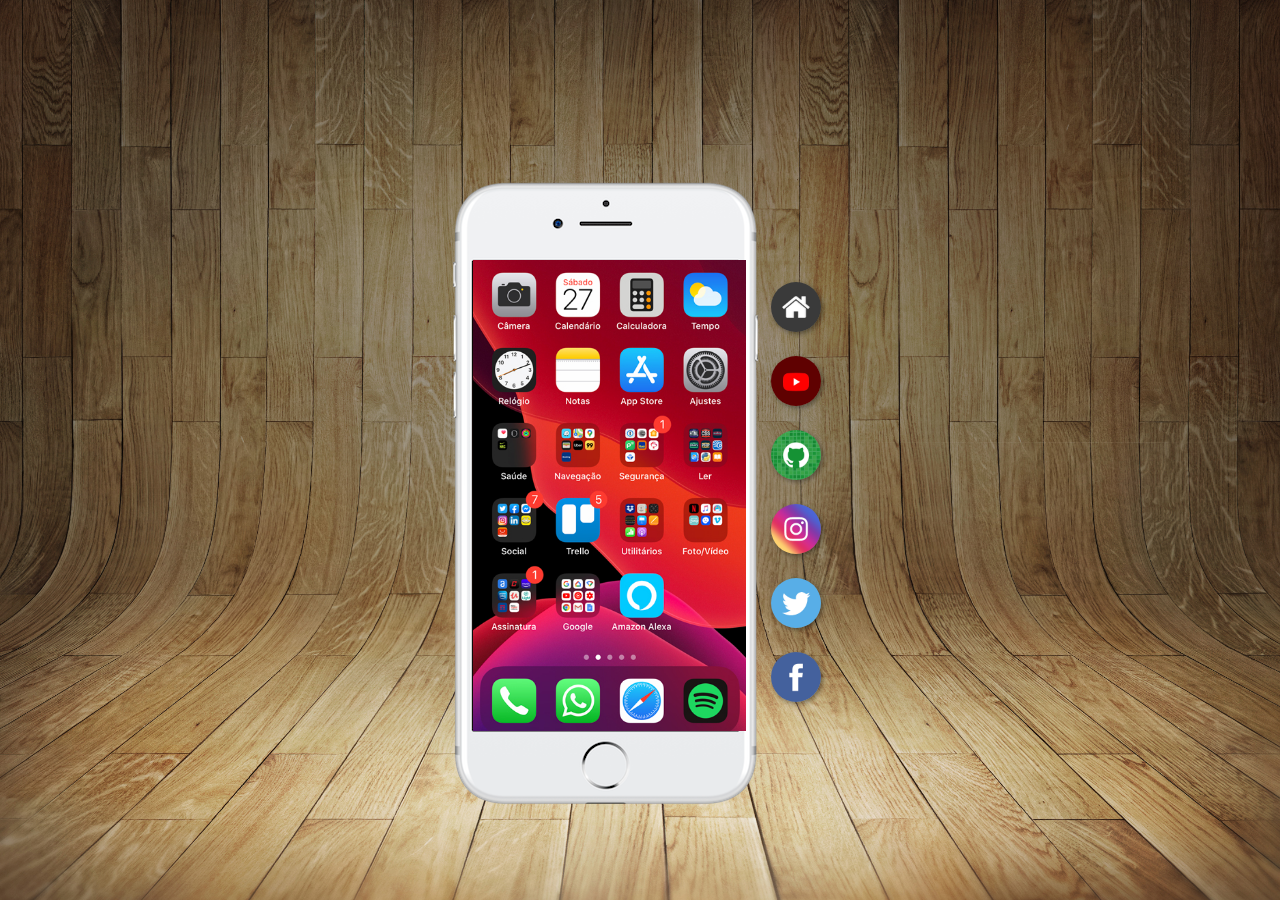
<file: index.html>
<!DOCTYPE html>
<html lang="pt-br">
<head>
    <meta charset="UTF-8">
    <meta name="viewport" content="width=device-width, initial-scale=1.0">
    <link rel="shortcut icon" href="favicon.ico" type="image/x-icon">
    <link rel="stylesheet" href="estilos/style.css">
    <title>Projeto Redes Sociais</title>
</head>
<body>
    <main>

        <section id="telefone">
            <iframe src="home.html" name="tela" id="tela" frameborder="0">
       Seu navegador não é compatível com este conteúdo... :(
        </iframe>
        </section>

        <section id="redes-sociais">
        <a href="home.html" target="tela"><img src="imagens/logo-home.jpg" alt="Home"></a><br>
        <a href="youtube.html" target="tela"><img src="imagens/logo-youtube.jpg" alt="YouTube"></a><br>
        <a href="github.html" target="tela"><img src="imagens/logo-github.jpg" alt="Github"></a><br>
        <a href="instagram.html" target="tela"><img src="imagens/logo-instagram.jpg" alt="Instagram"></a><br>
        <a href="twitter.html" target="tela"><img src="imagens/logo-twitter.jpg" alt="Twitter"></a><br>
        <a href="facebook.html" target="tela"><img src="imagens/logo-facebook.jpg" alt="Facebook"></a><br>
        </section>
    </main>
</body>
</html>
</file>
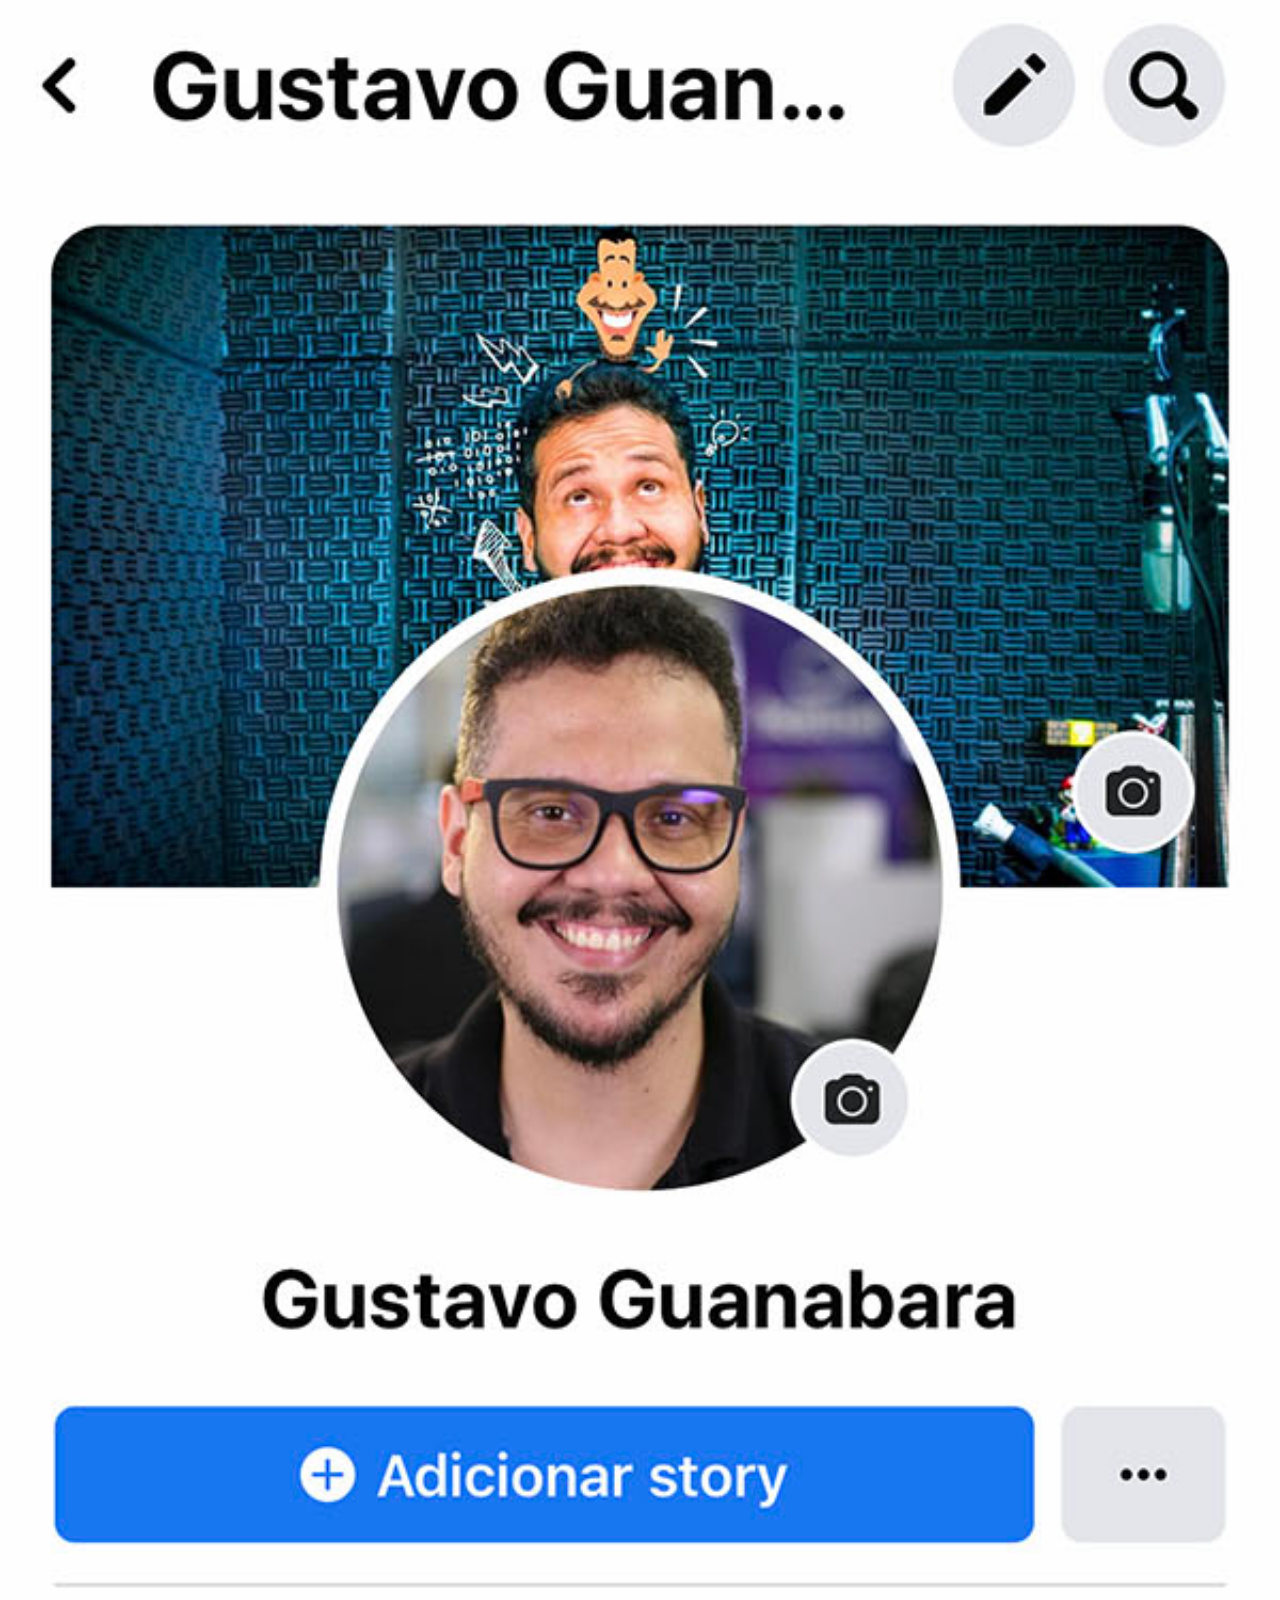
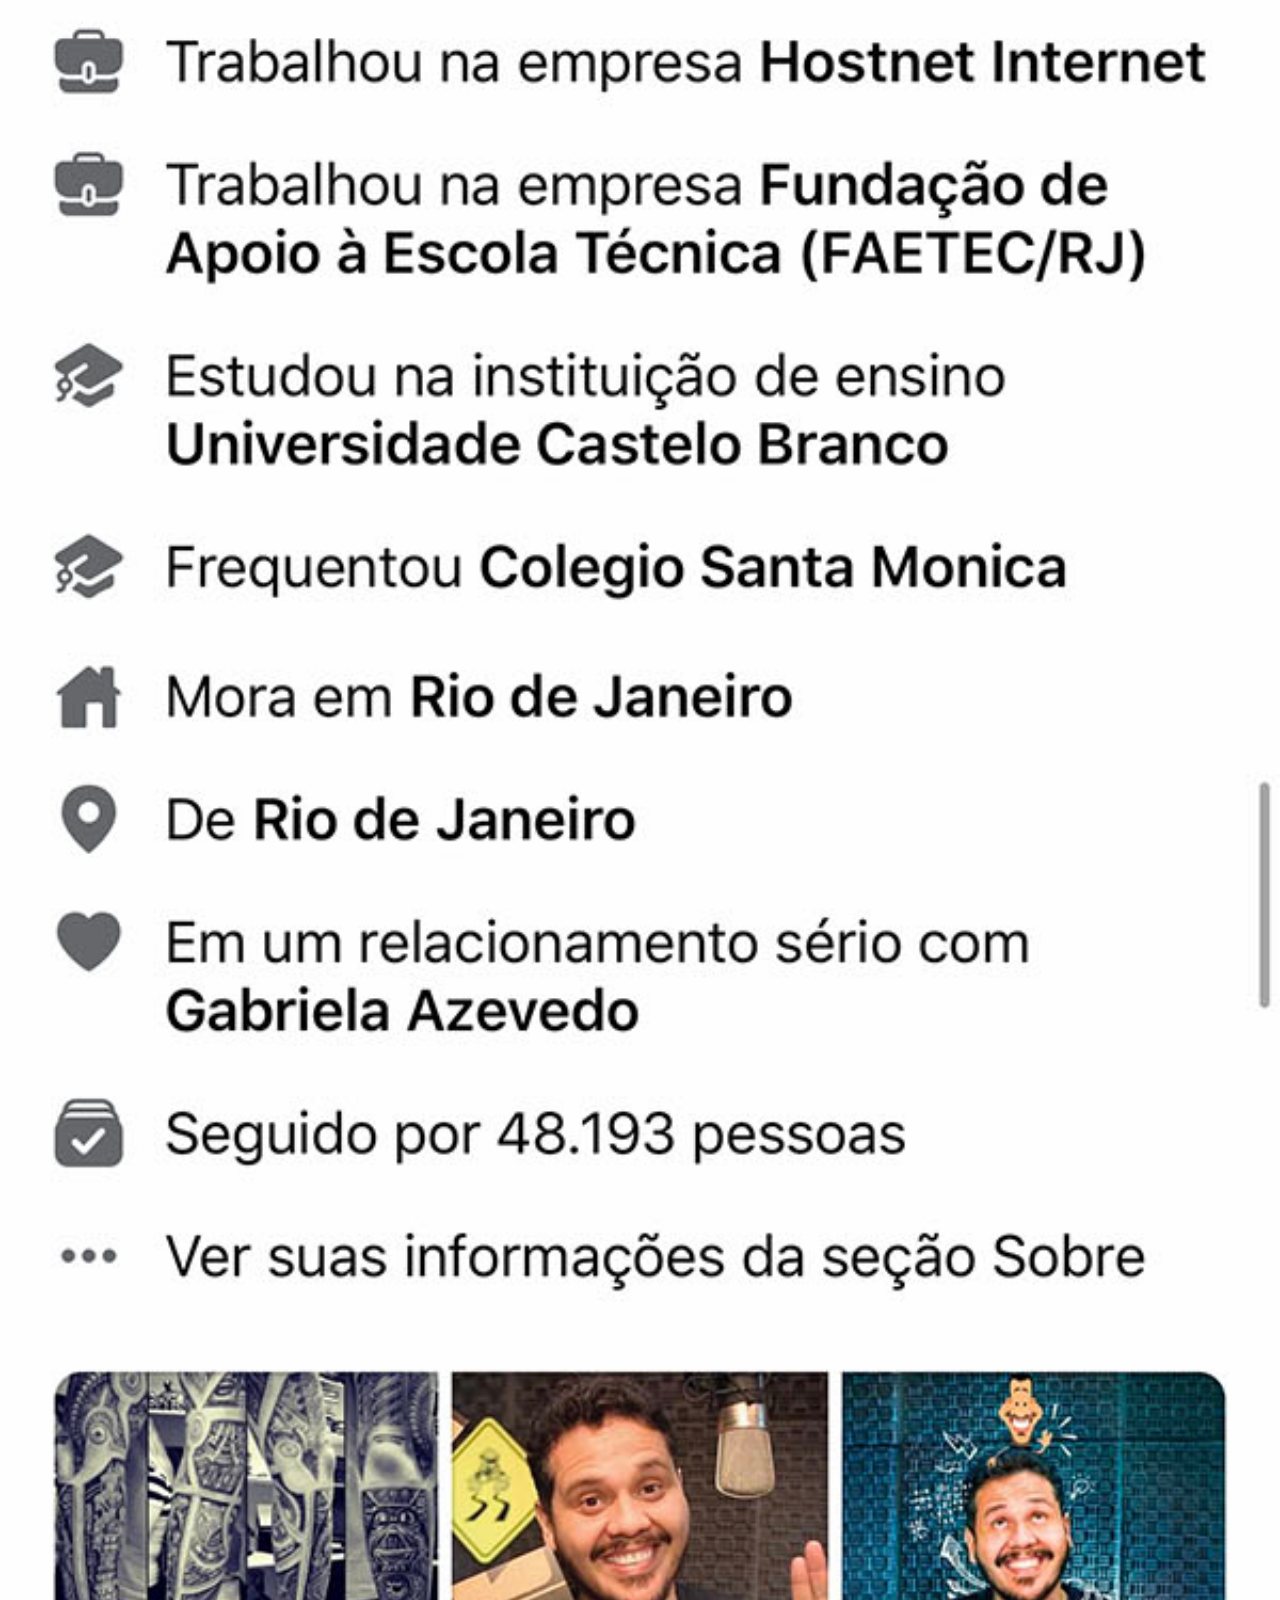
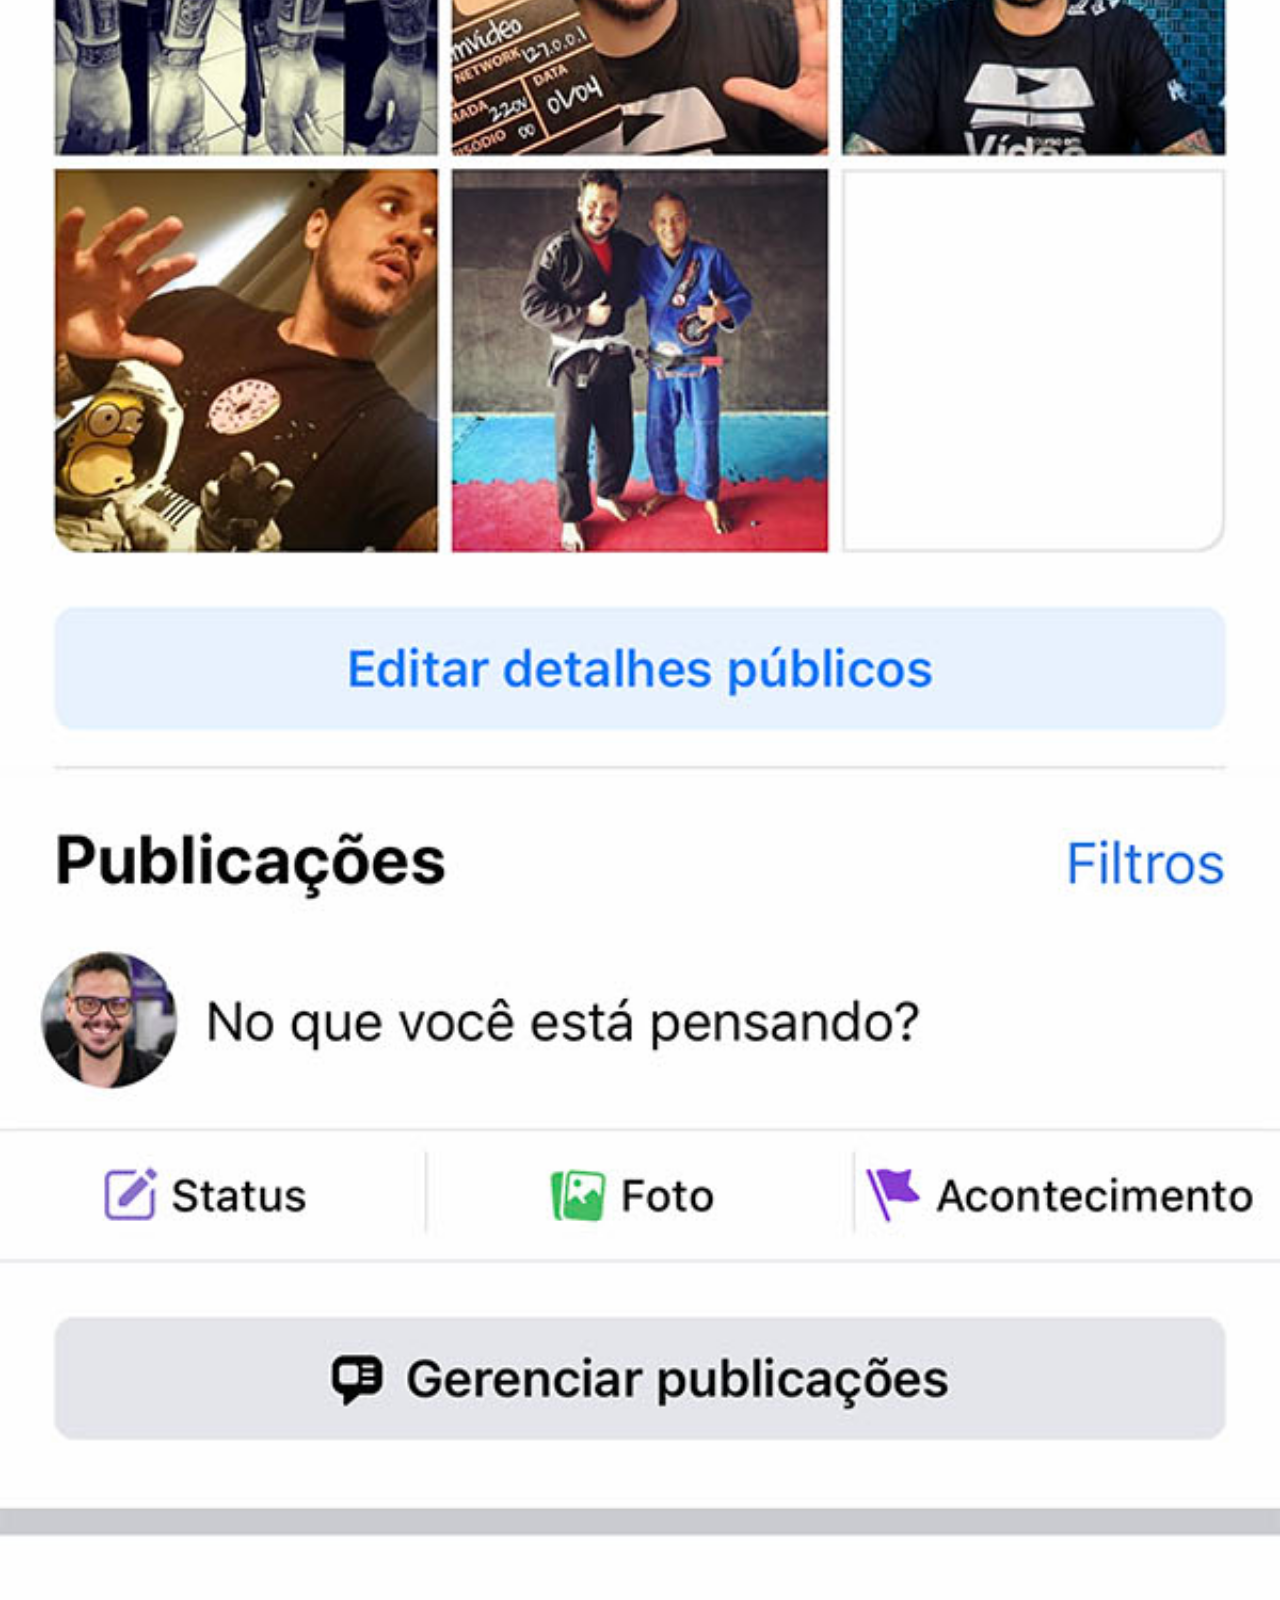
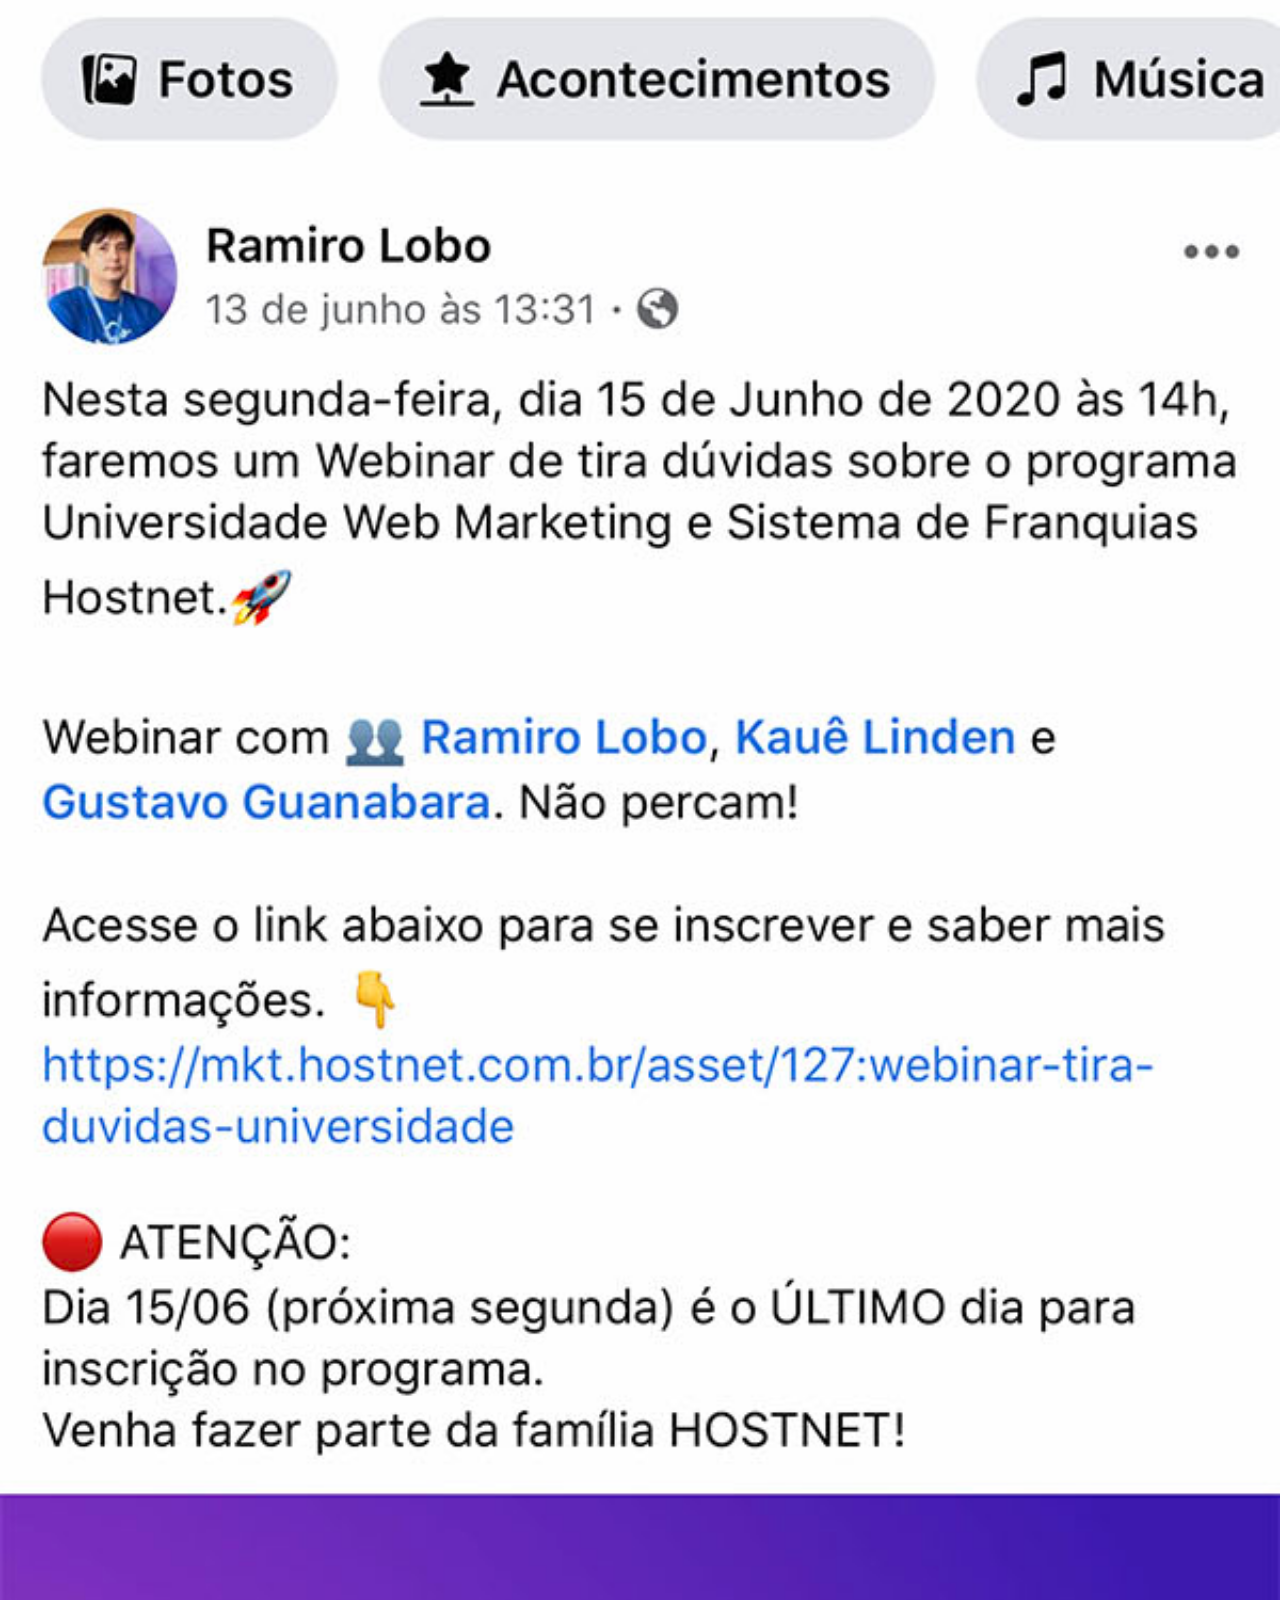
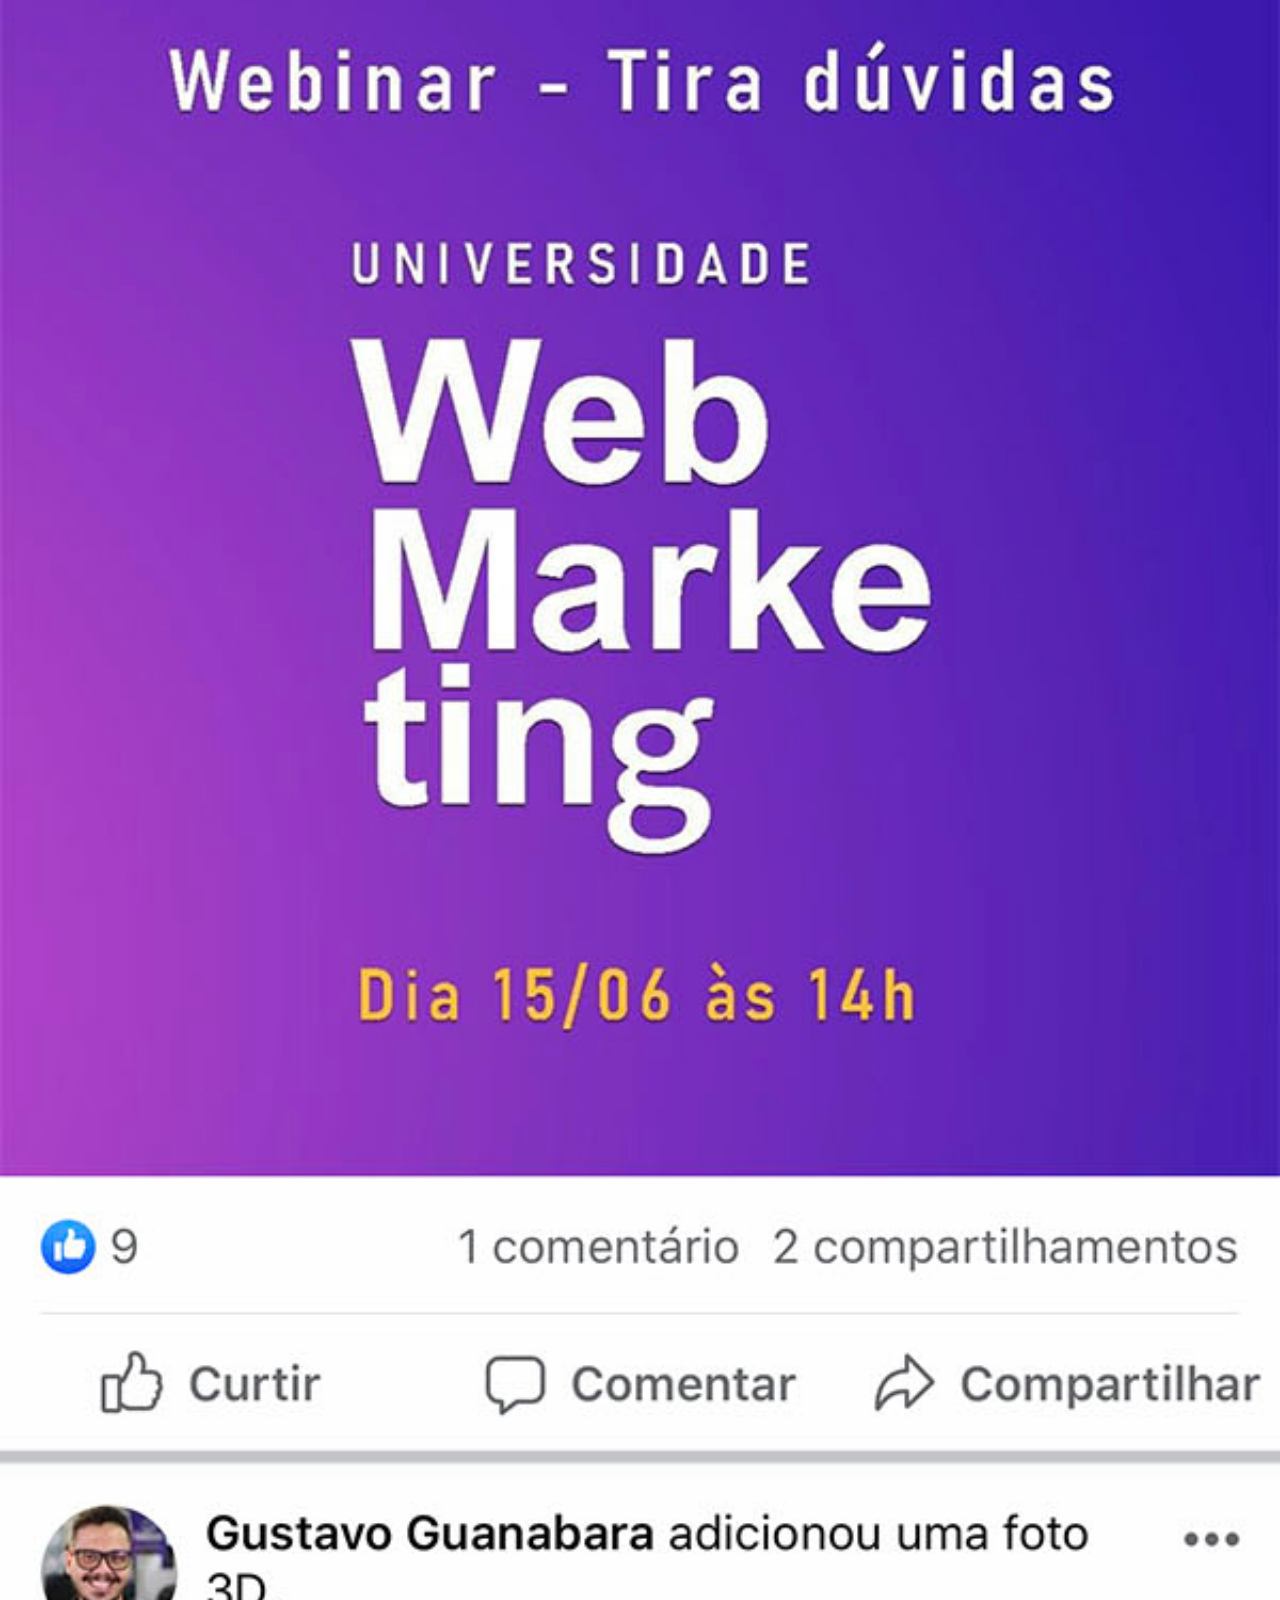
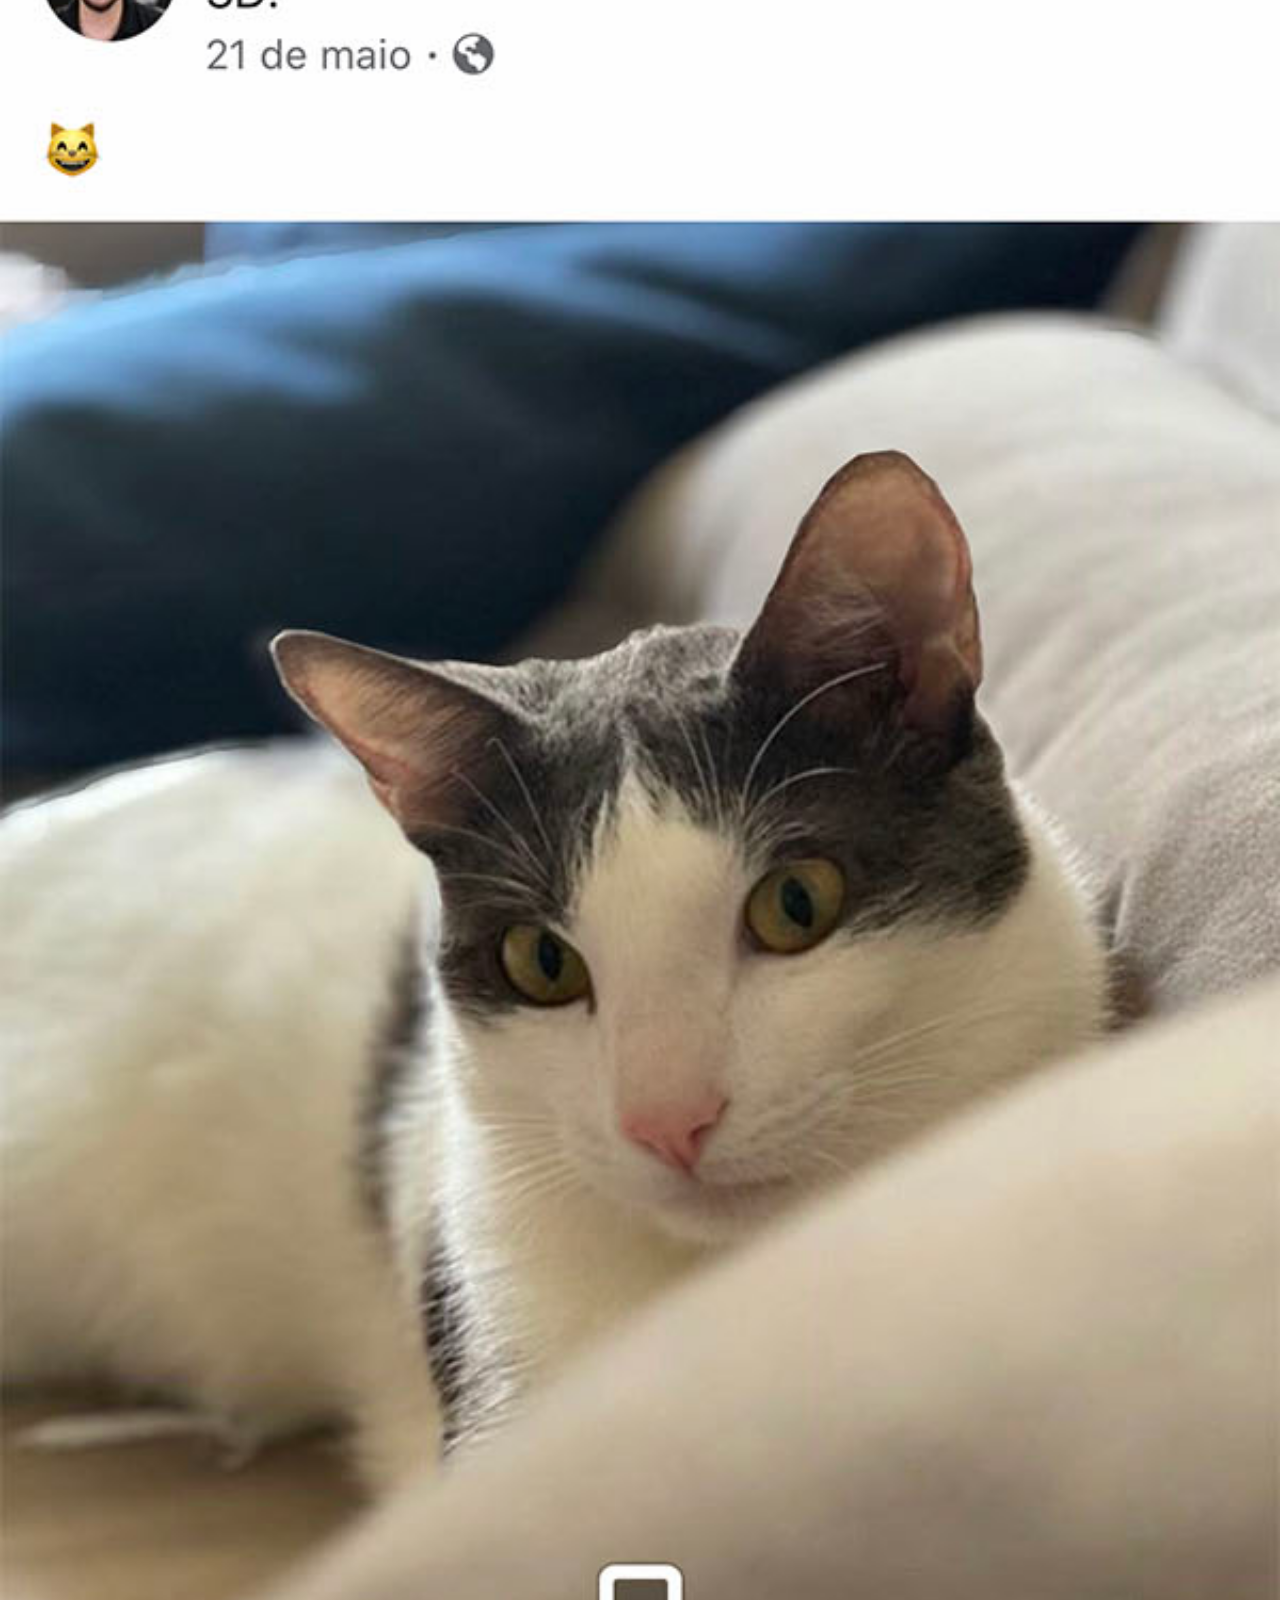
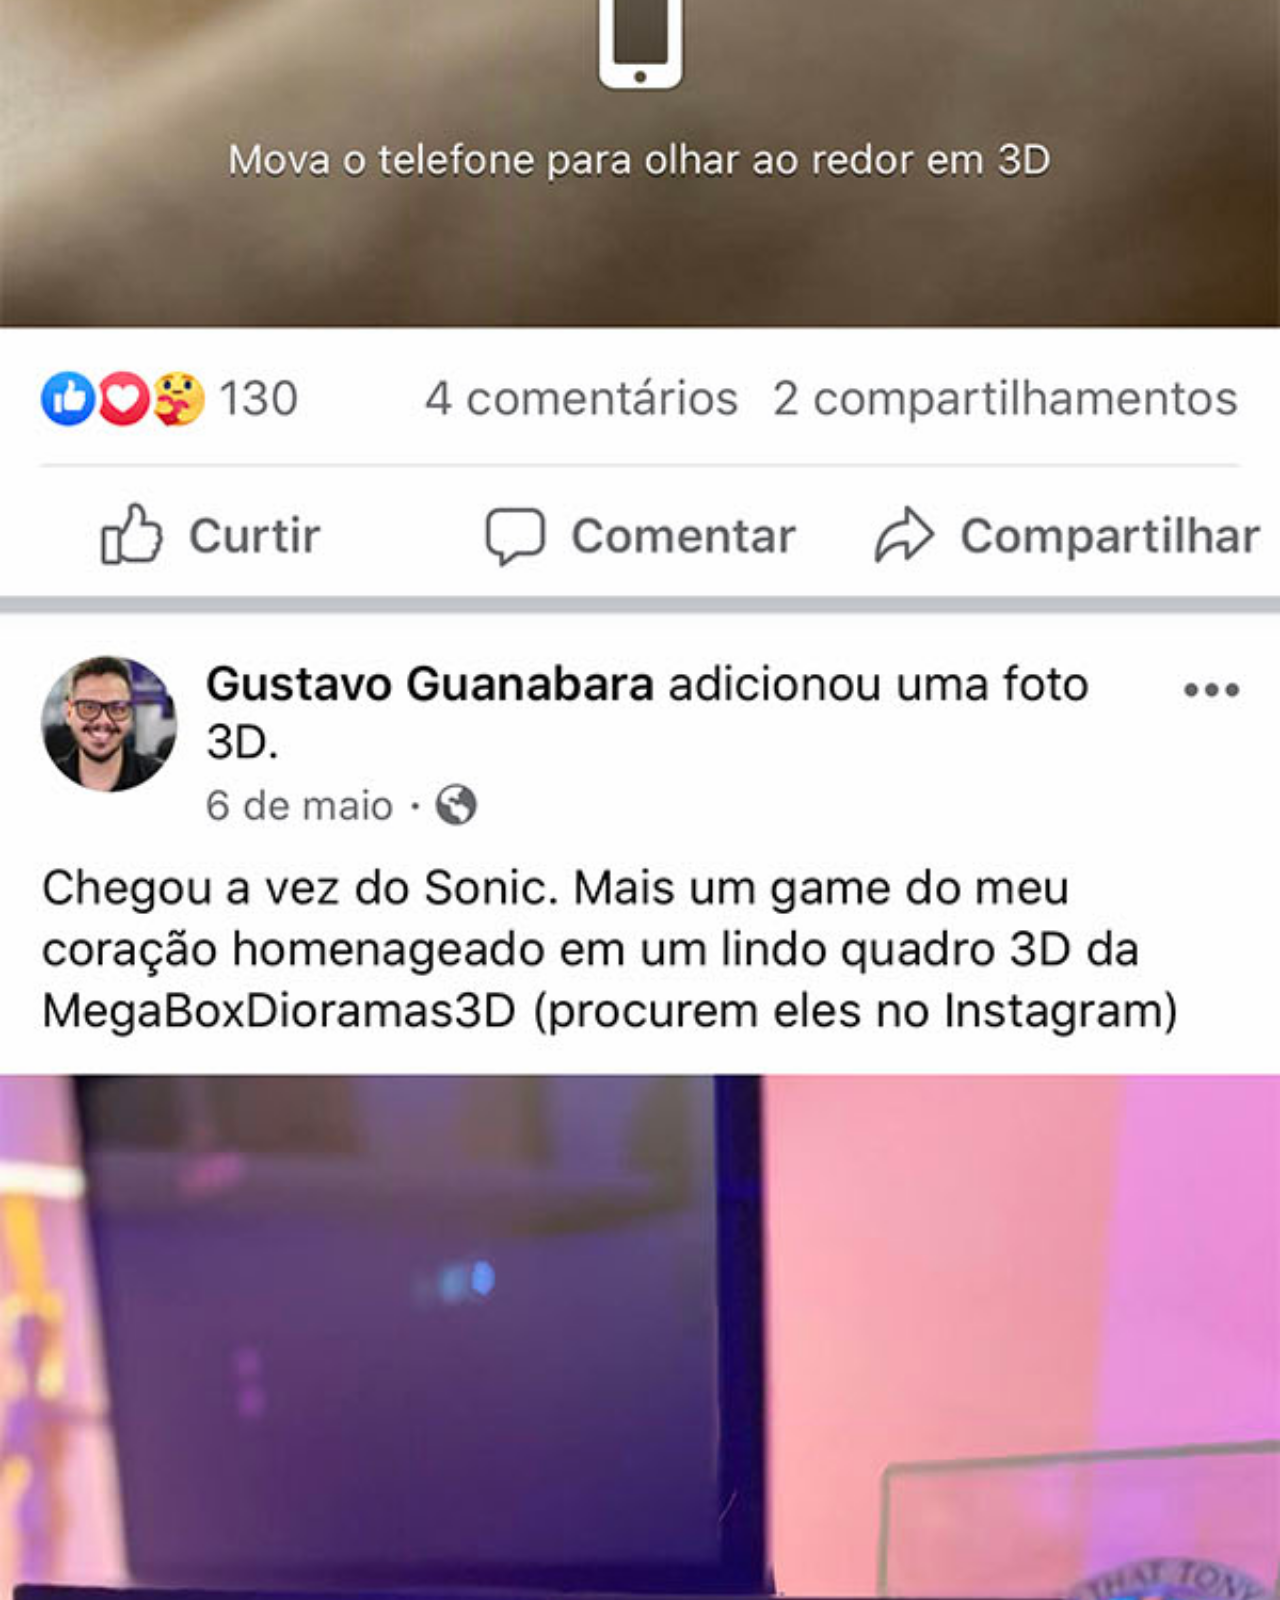
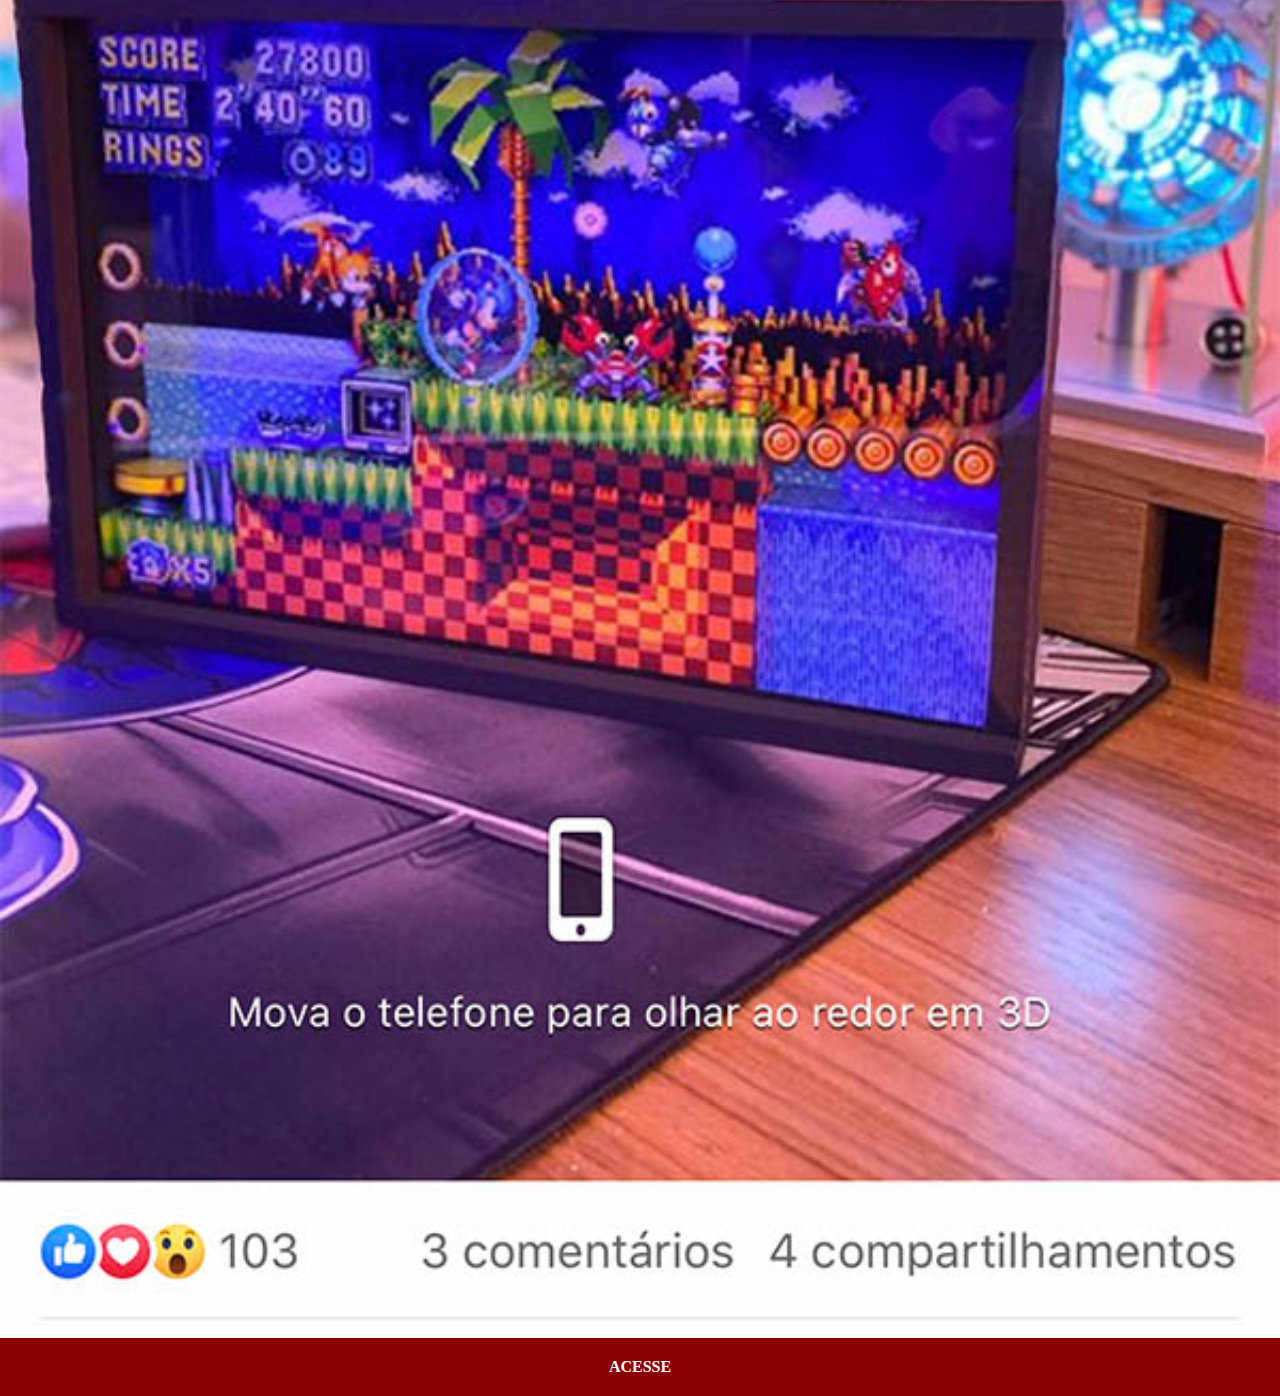
<file: facebook.html>
<!DOCTYPE html>
<html lang="pt-br">
<head>
    <meta charset="UTF-8">
    <meta name="viewport" content="width=device-width, initial-scale=1.0">
    <title>Facebook</title>
    <link rel="stylesheet" href="estilos/social.css">
</head>
<body>
    <img src="imagens/tela-facebook.jpg" alt="Facebook">
    <a href="https://www.facebook.com/gustavoguanabara" target="_blank">ACESSE</a>
</body>
</html>
</file>
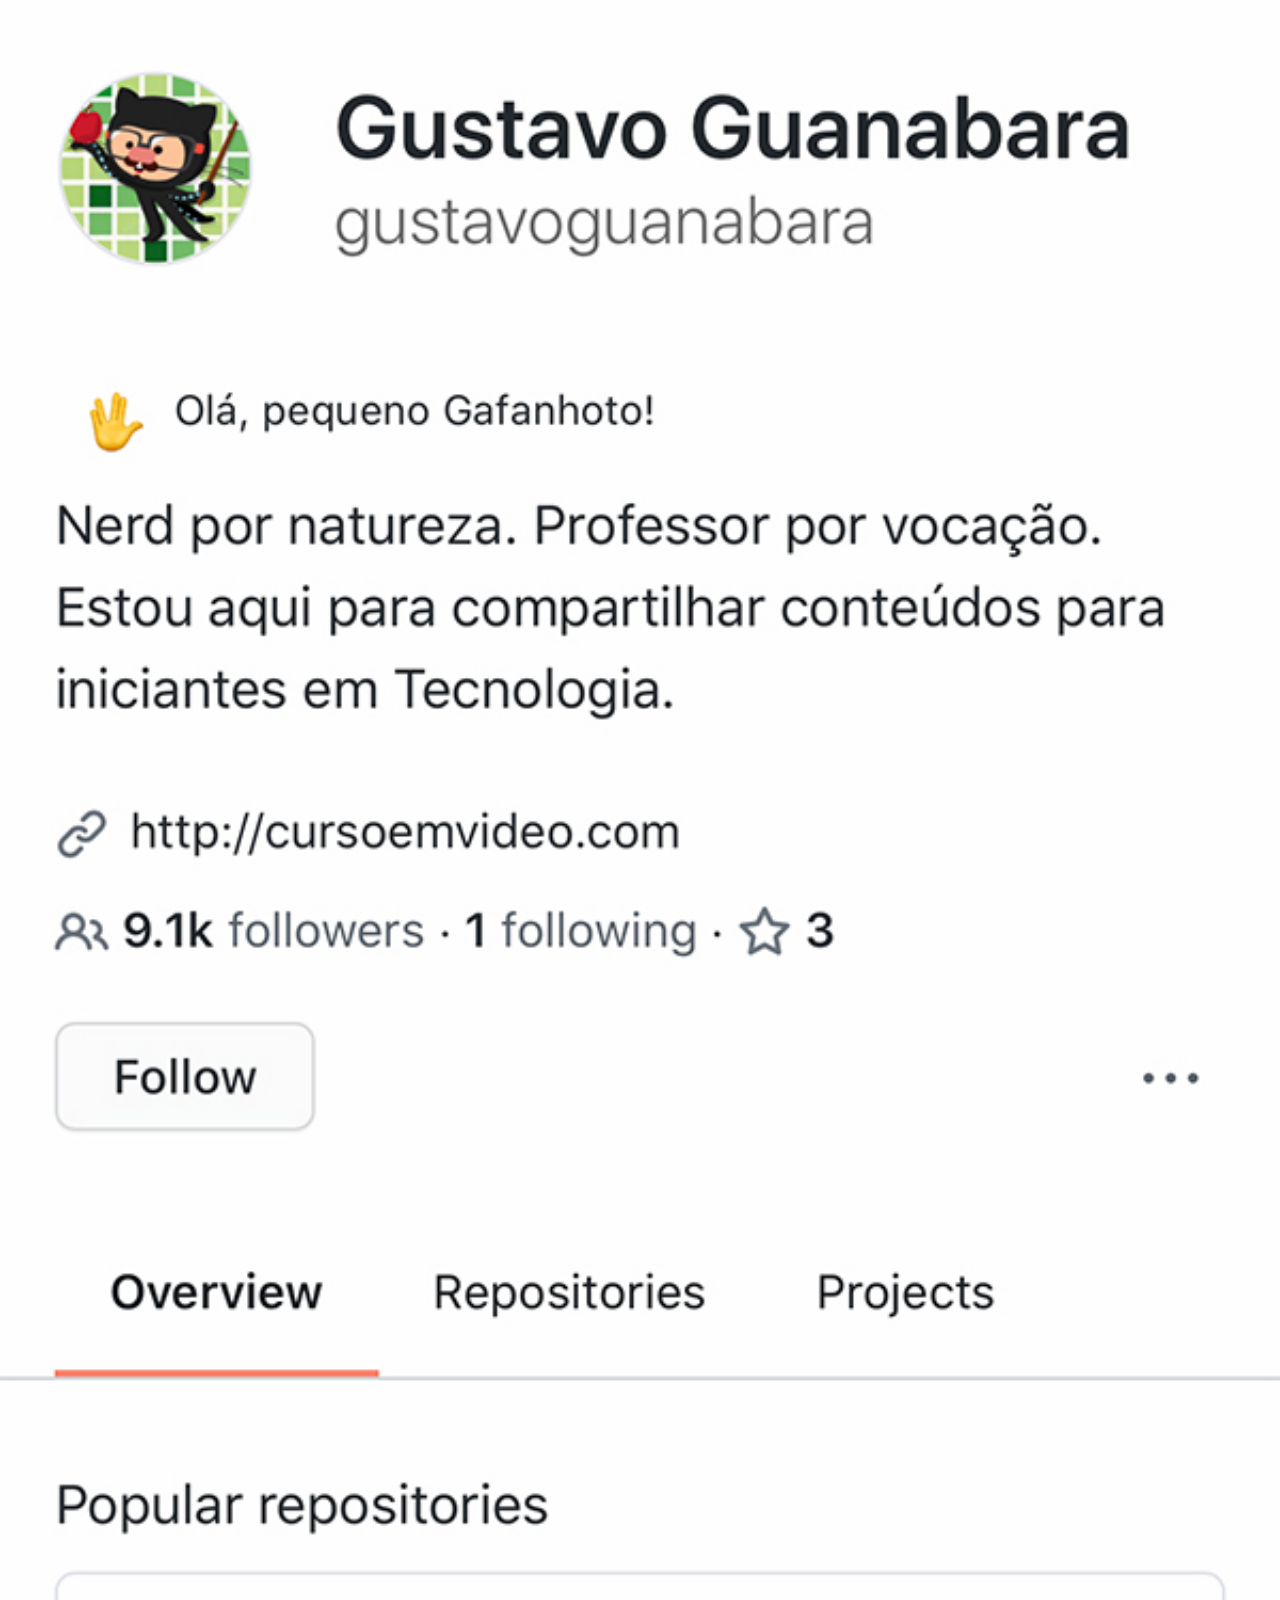
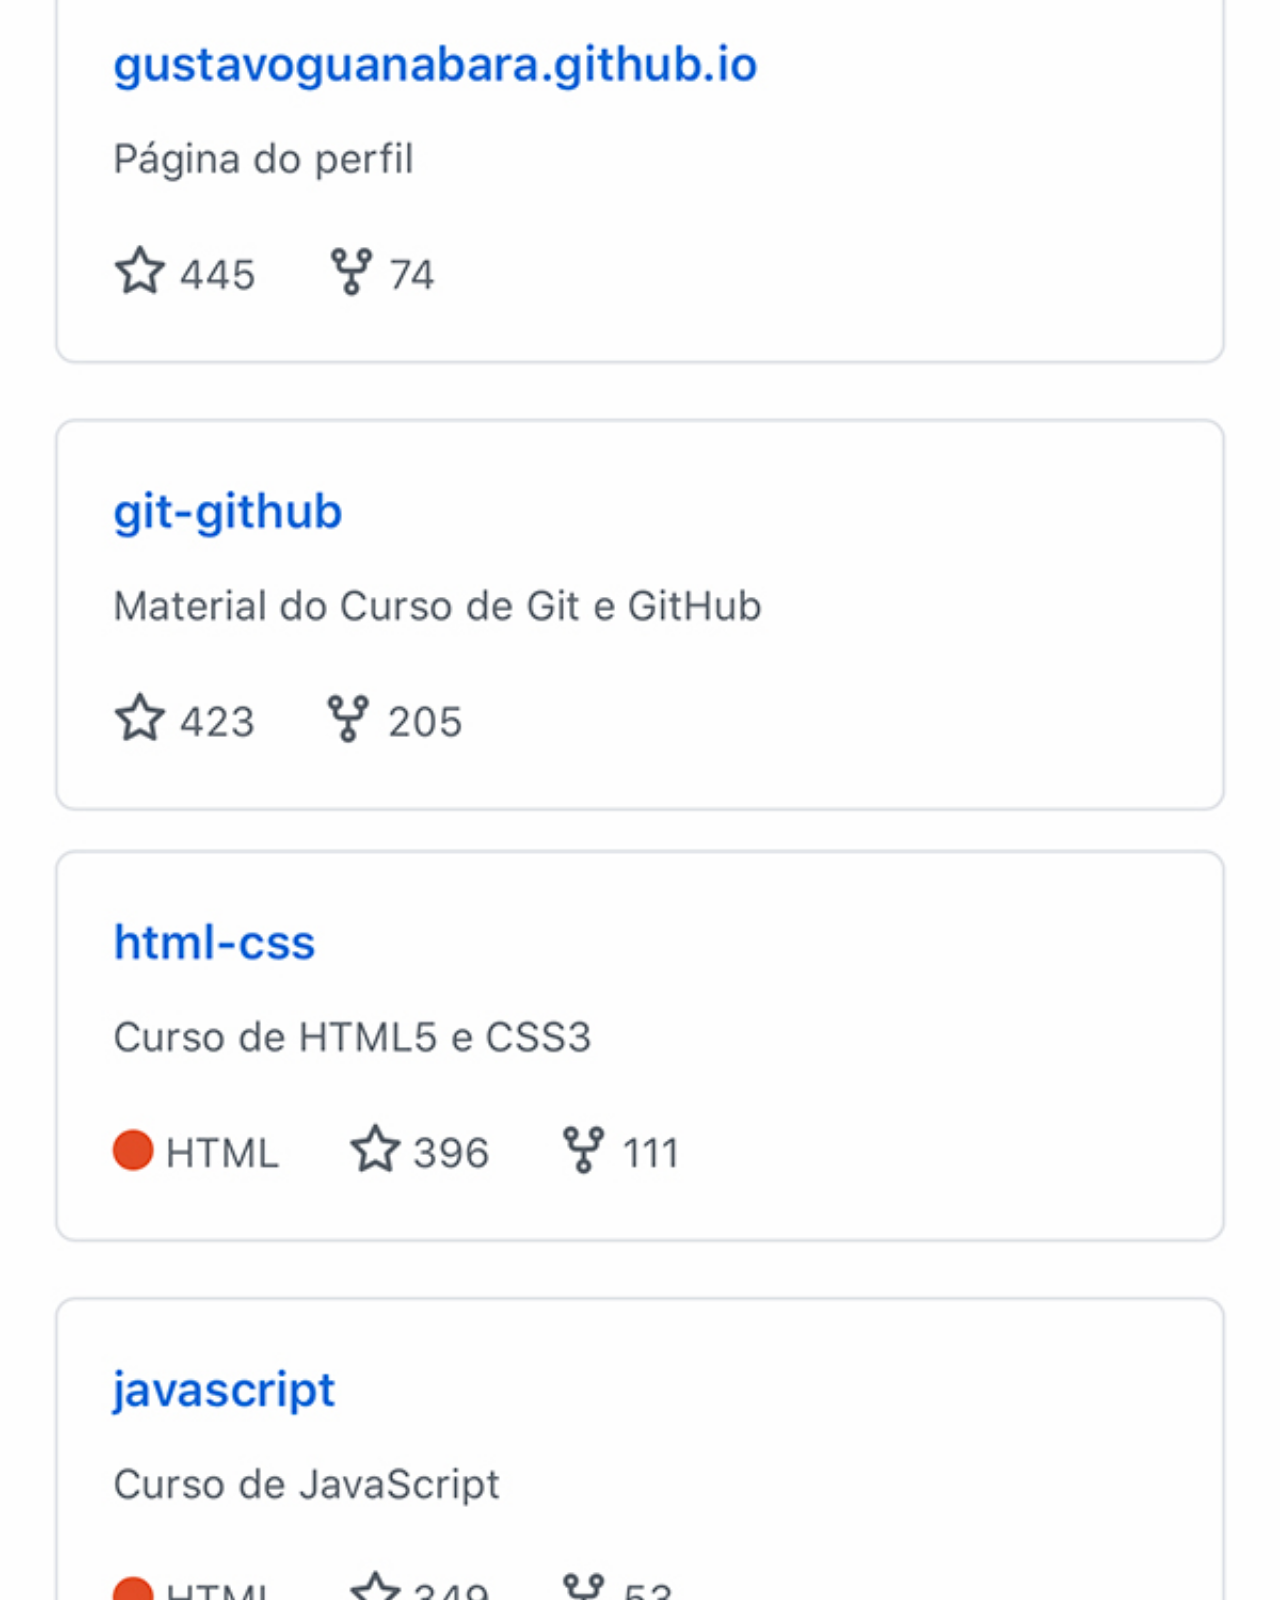
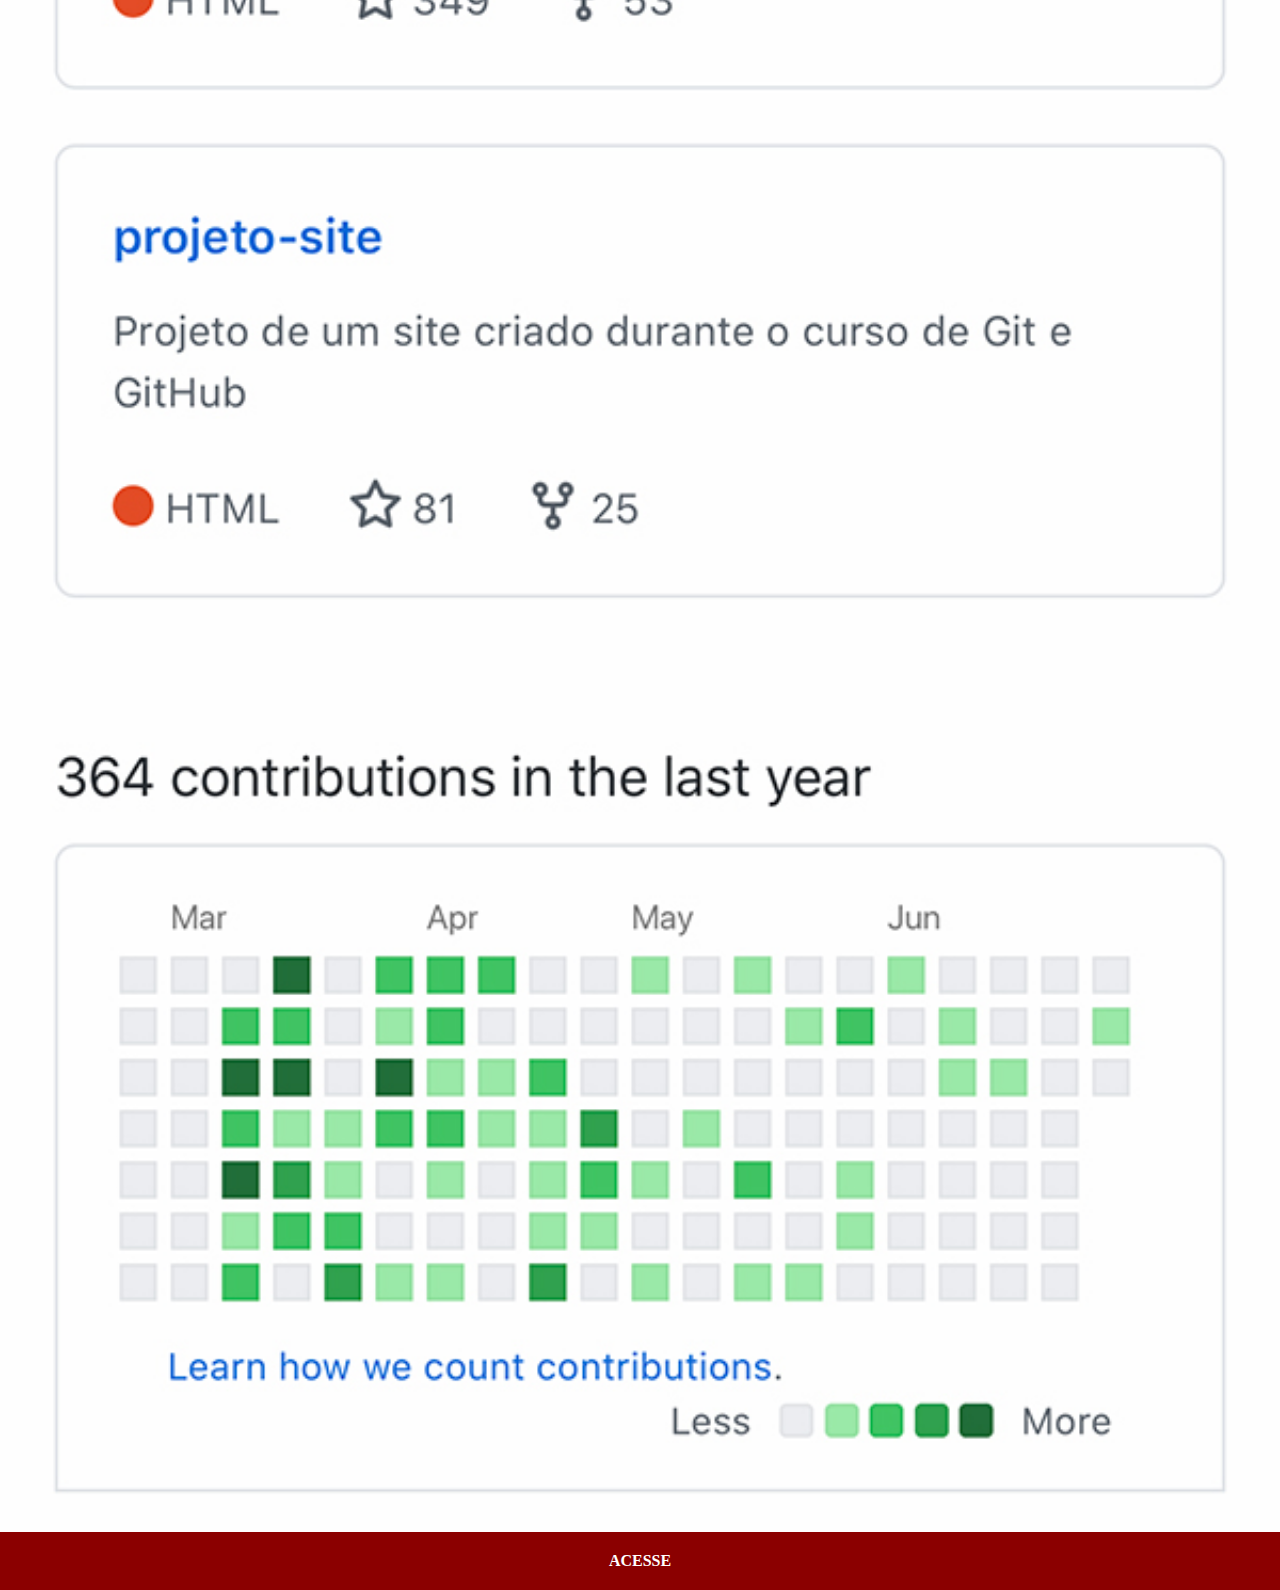
<file: github.html>
<!DOCTYPE html>
<html lang="pt-br">
<head>
    <meta charset="UTF-8">
    <meta name="viewport" content="width=device-width, initial-scale=1.0">
    <title>GitHub</title>
    <link rel="stylesheet" href="estilos/social.css">
</head>
<body>
    <img src="imagens/tela-github.jpg" alt="GitHub">
    <a href="https://github.com/gustavoguanabara" target="_blank">ACESSE</a>
</body>
</html>
</file>
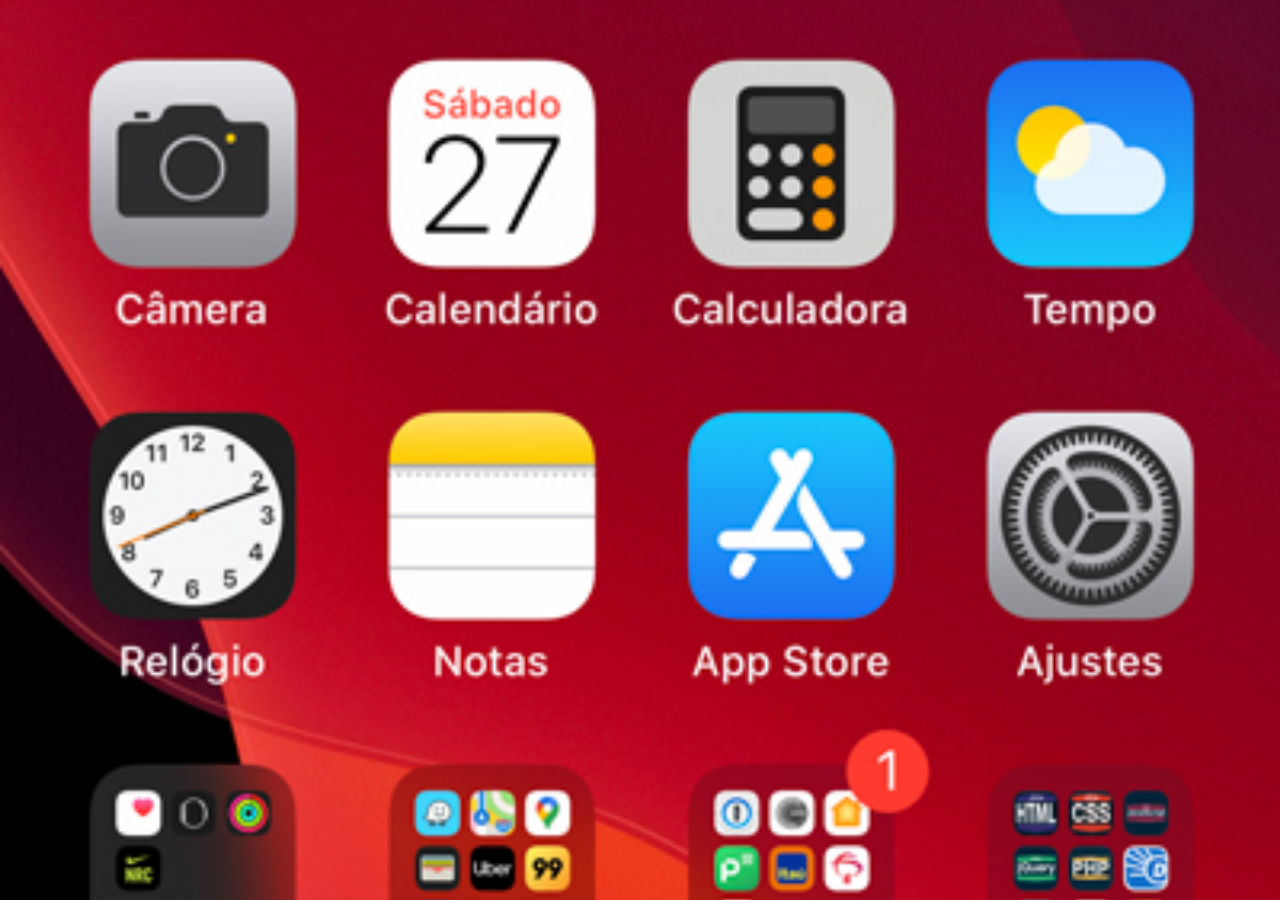
<file: home.html>
<!DOCTYPE html>
<html lang="pt-br">
<head>
    <meta charset="UTF-8">
    <meta name="viewport" content="width=device-width, initial-scale=1.0">
    <title>Home</title>
    <style>
        * {
            margin: 0px;
            padding: 0px;
        }
        body {
            width: 100vw;
            height: 100vh;
            background: black url(imagens/tela-home.jpg) no-repeat top center;
            background-size: cover;
        }
    </style>
</head>
<body>
    
</body>
</html>
</file>
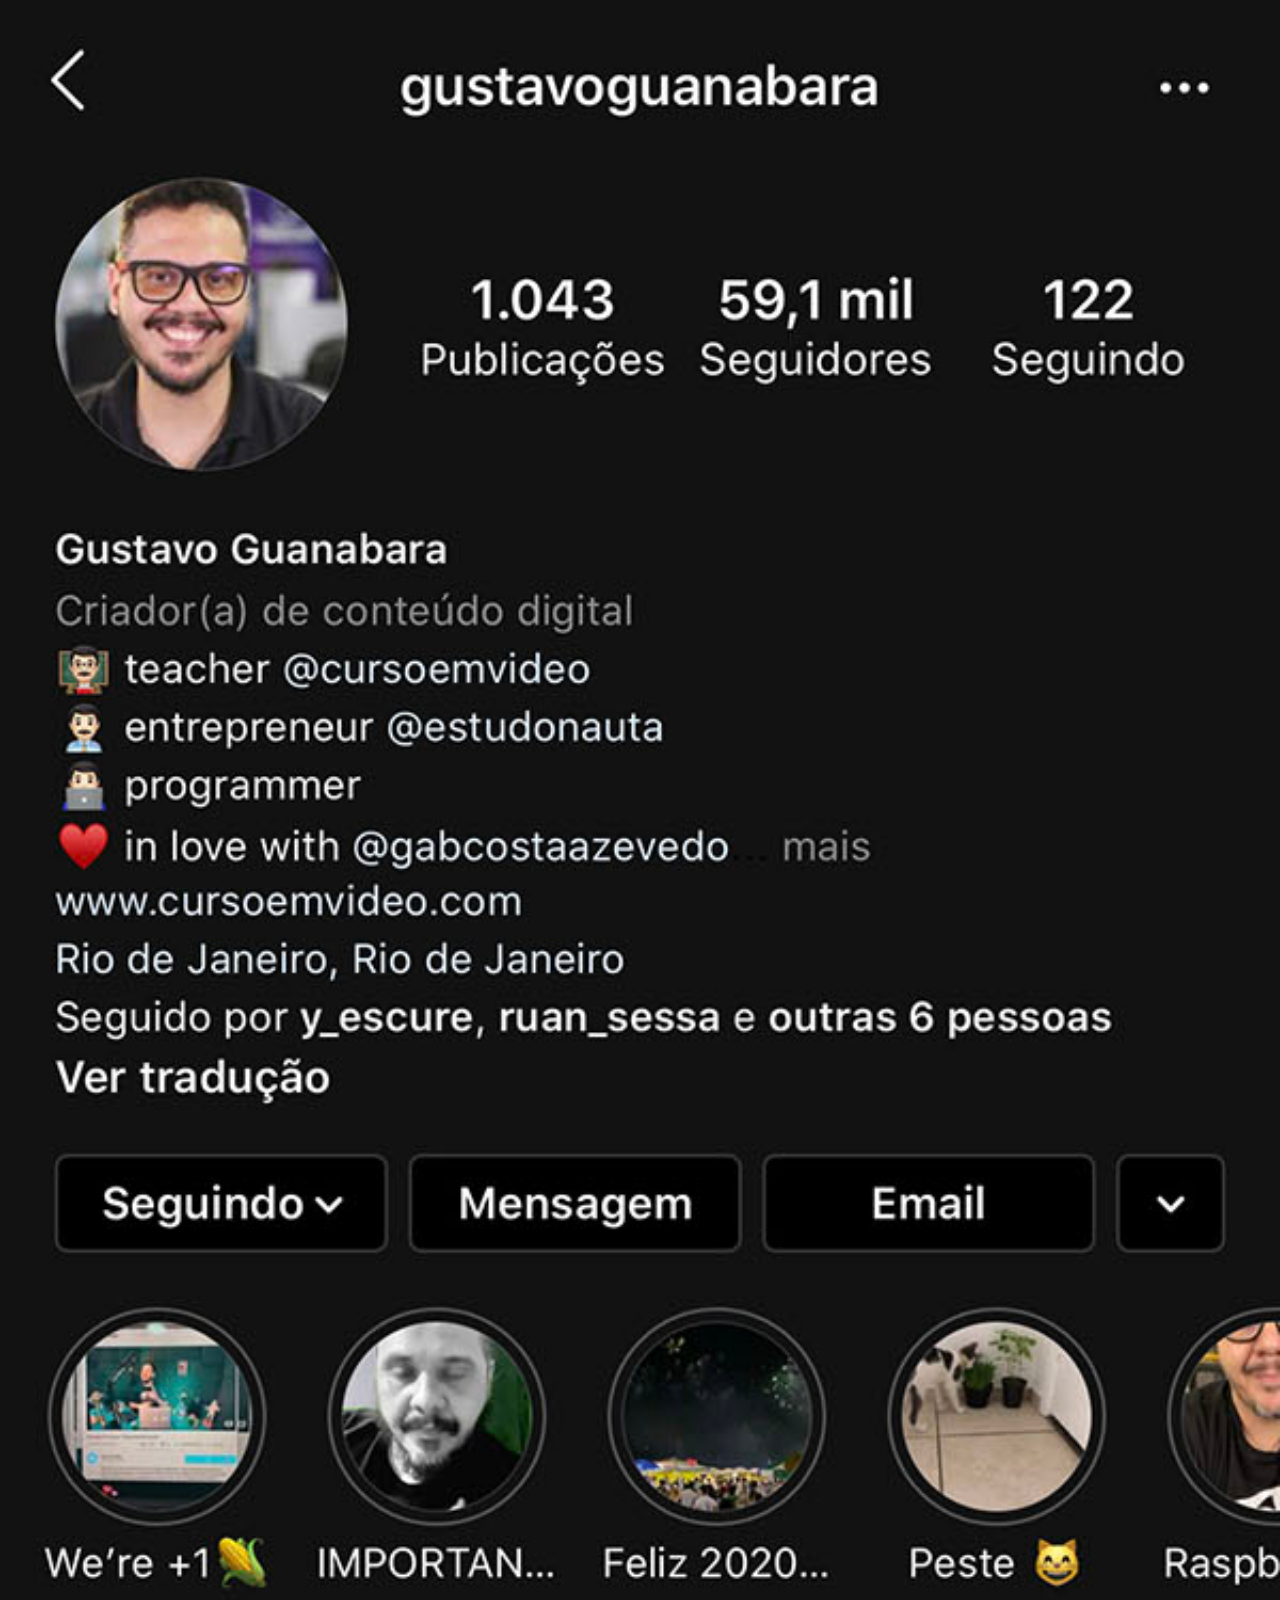
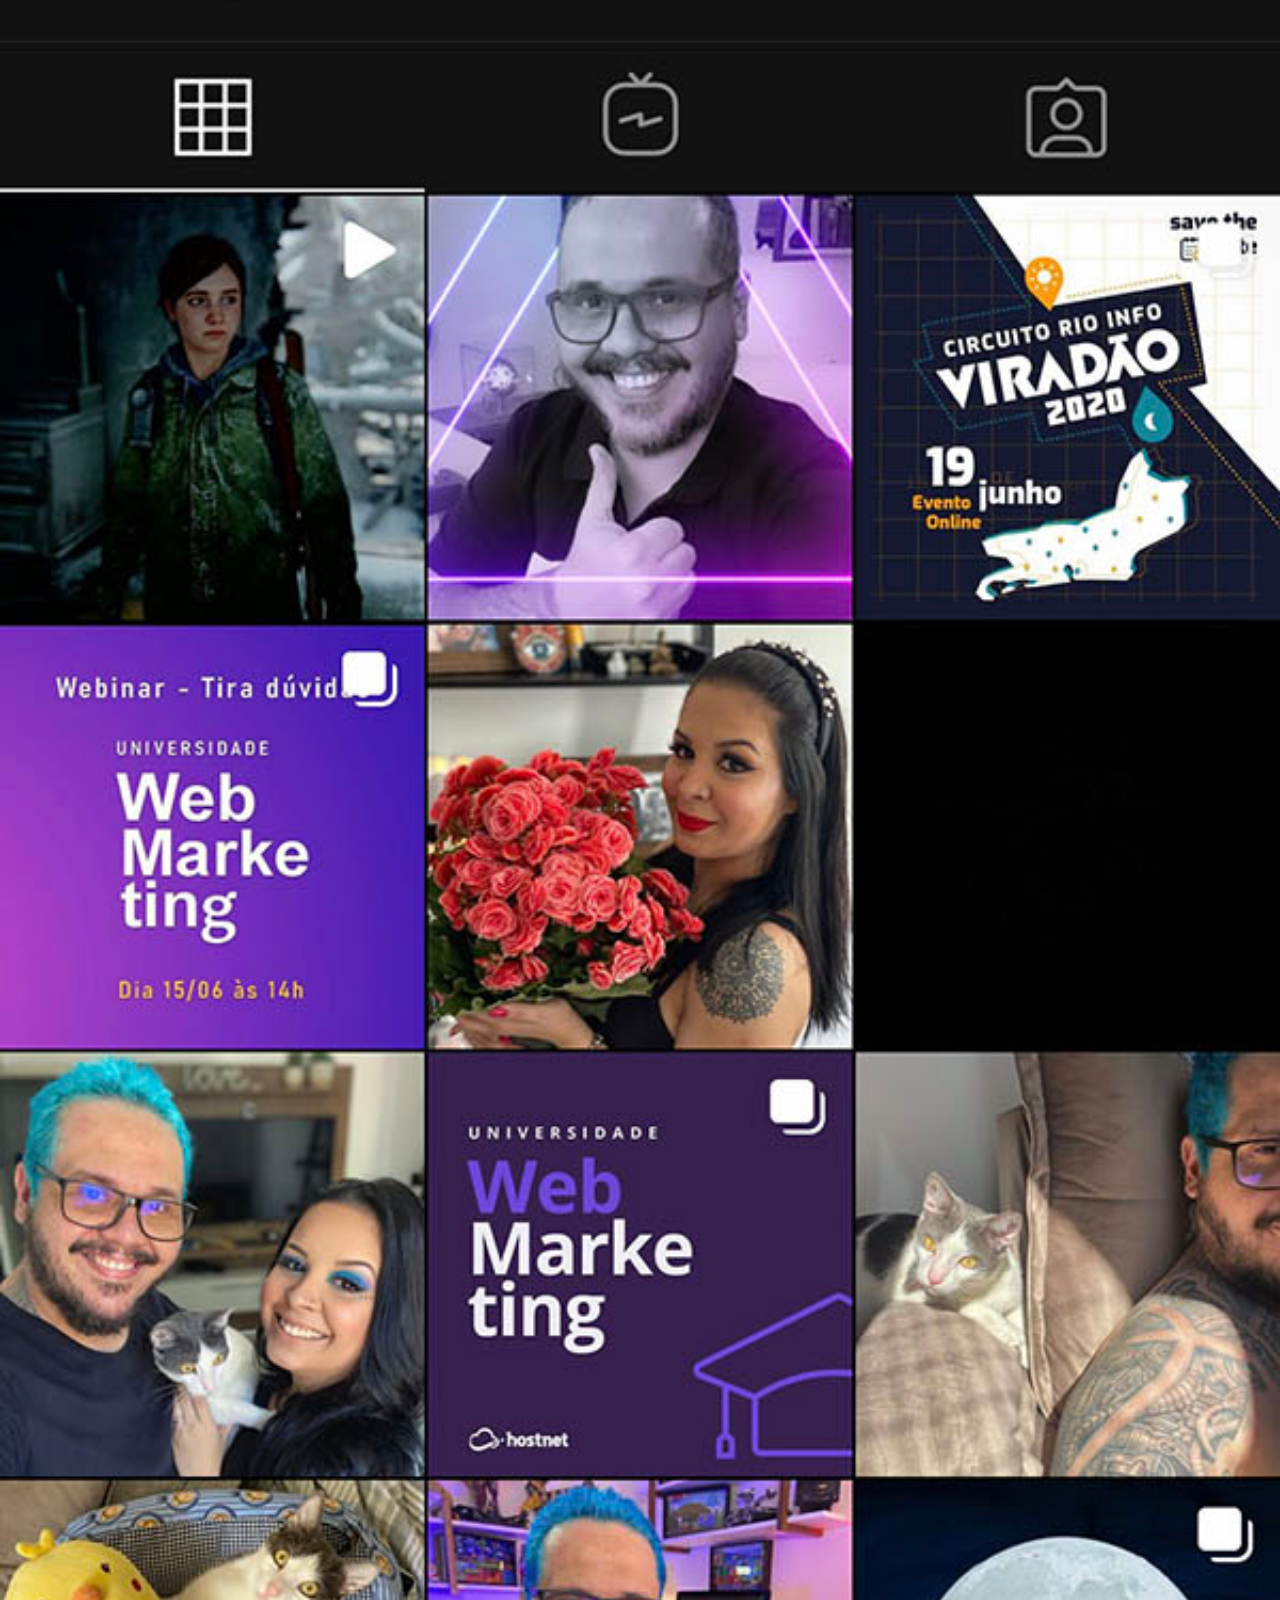
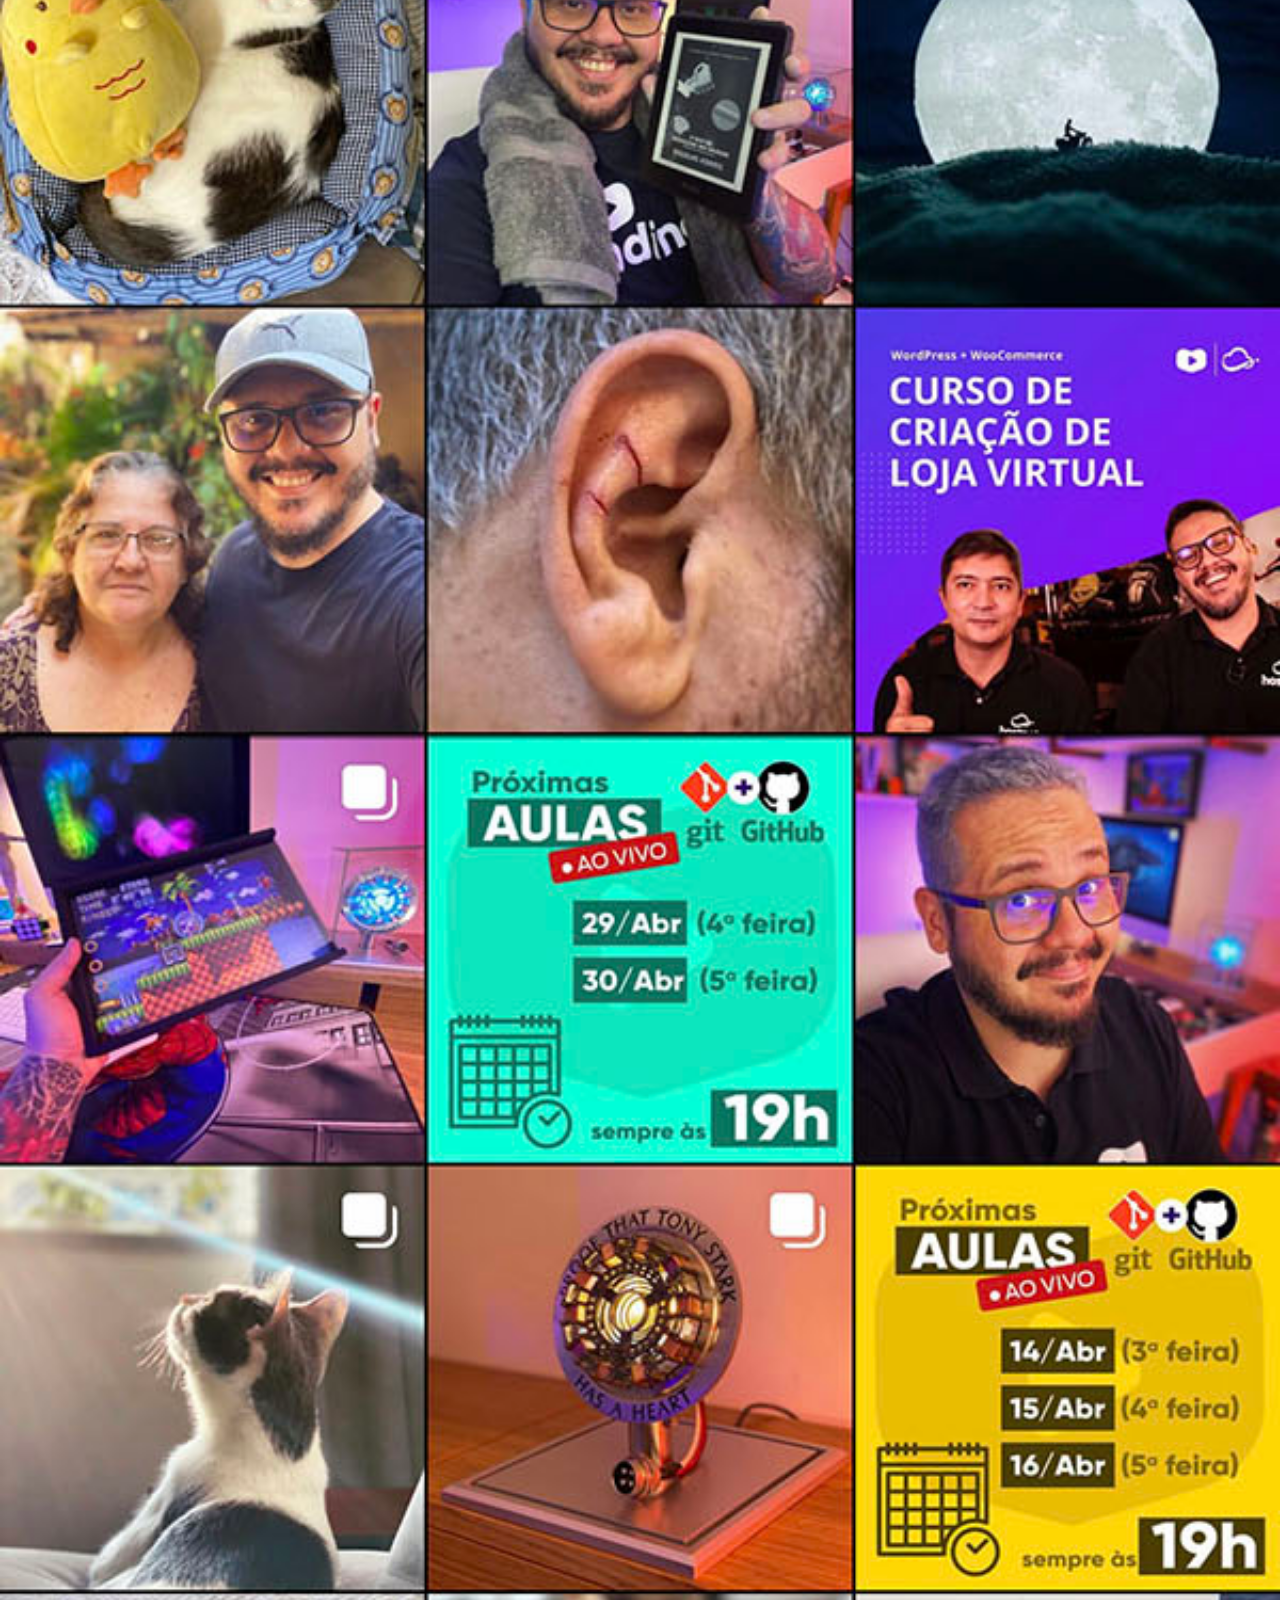
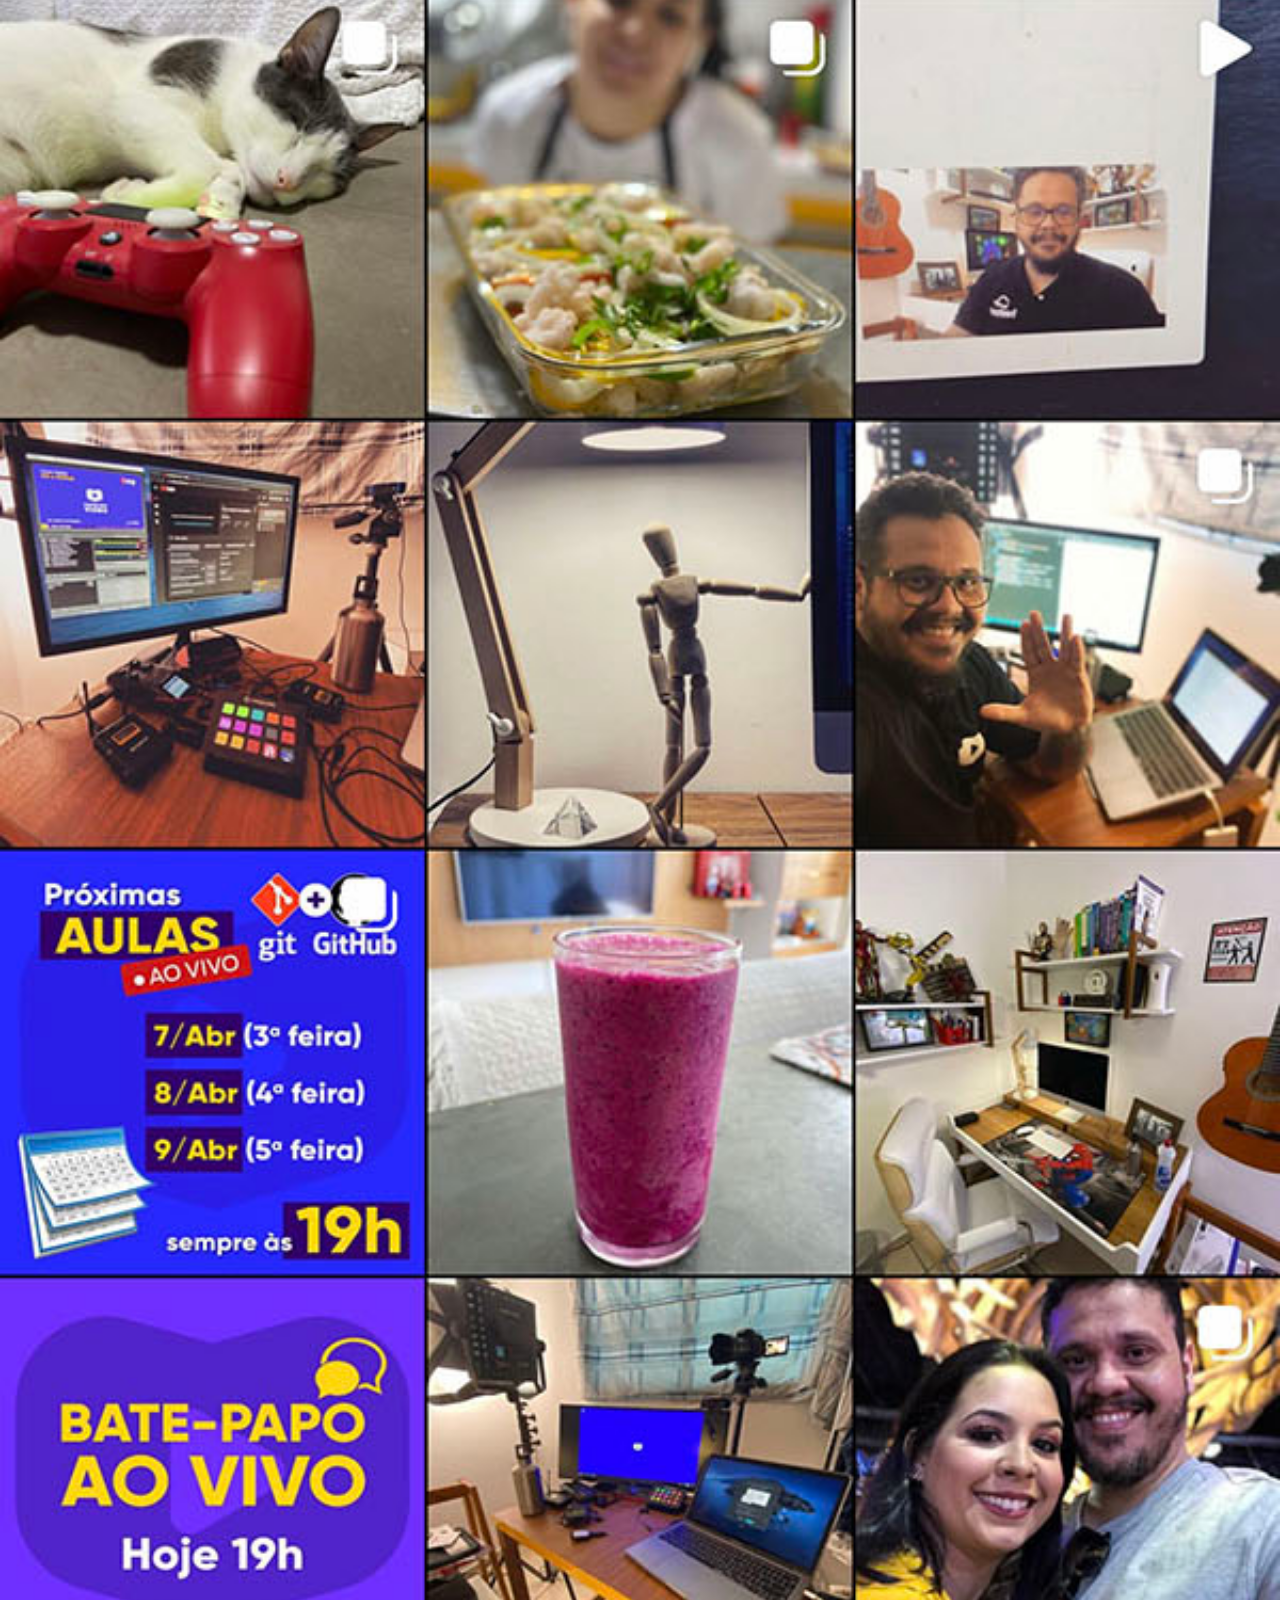
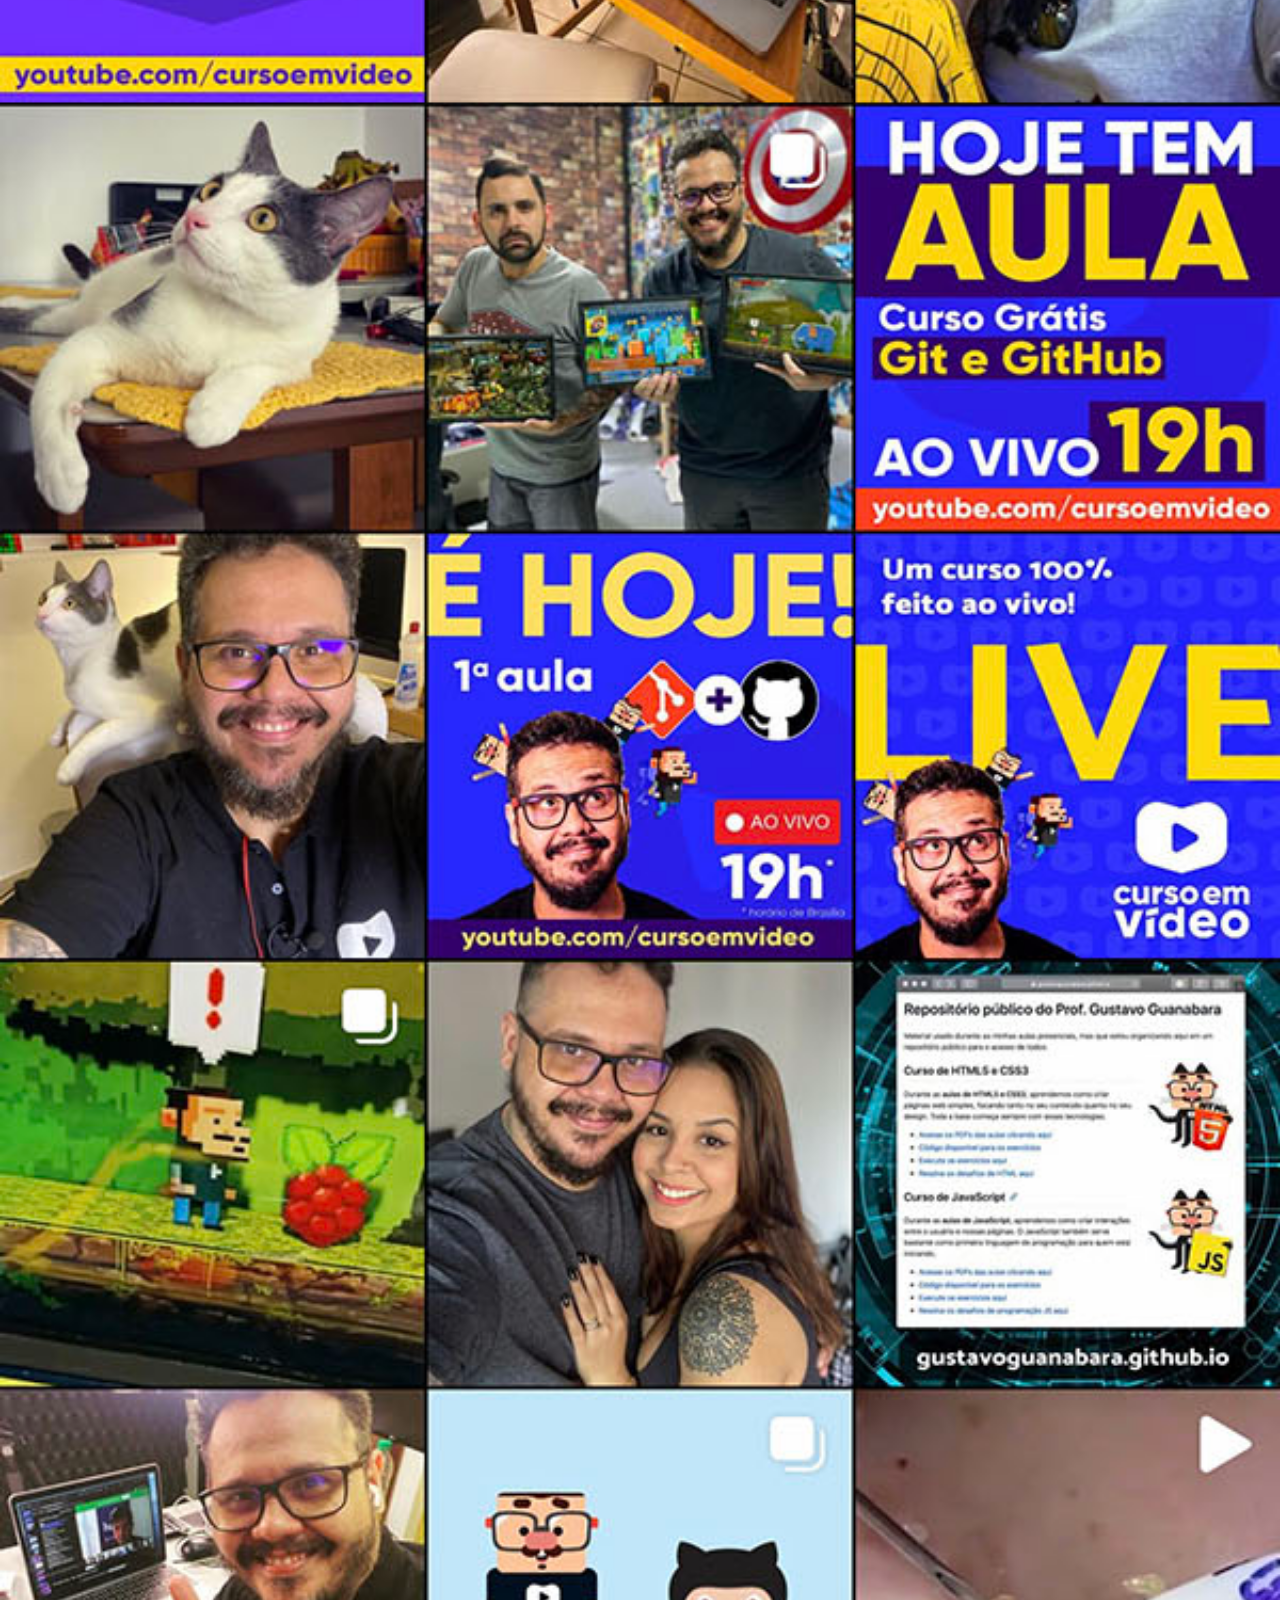
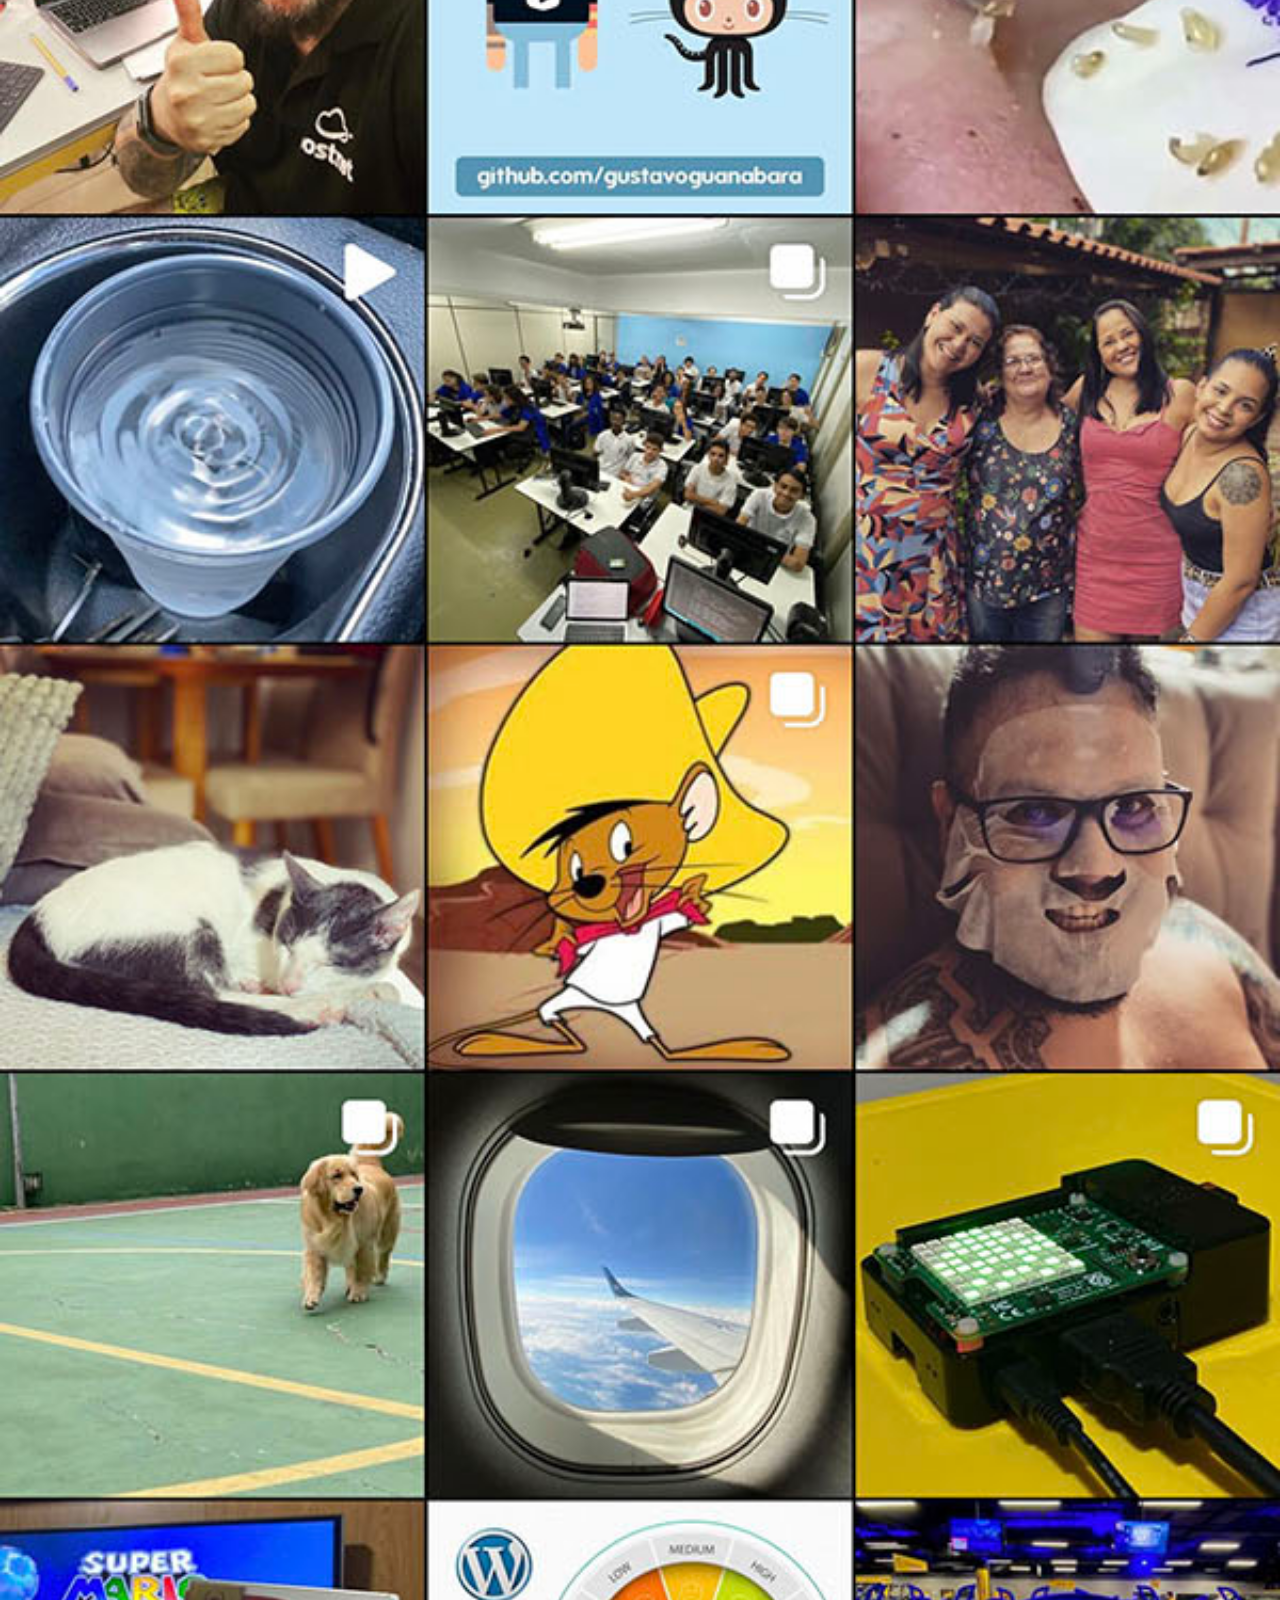
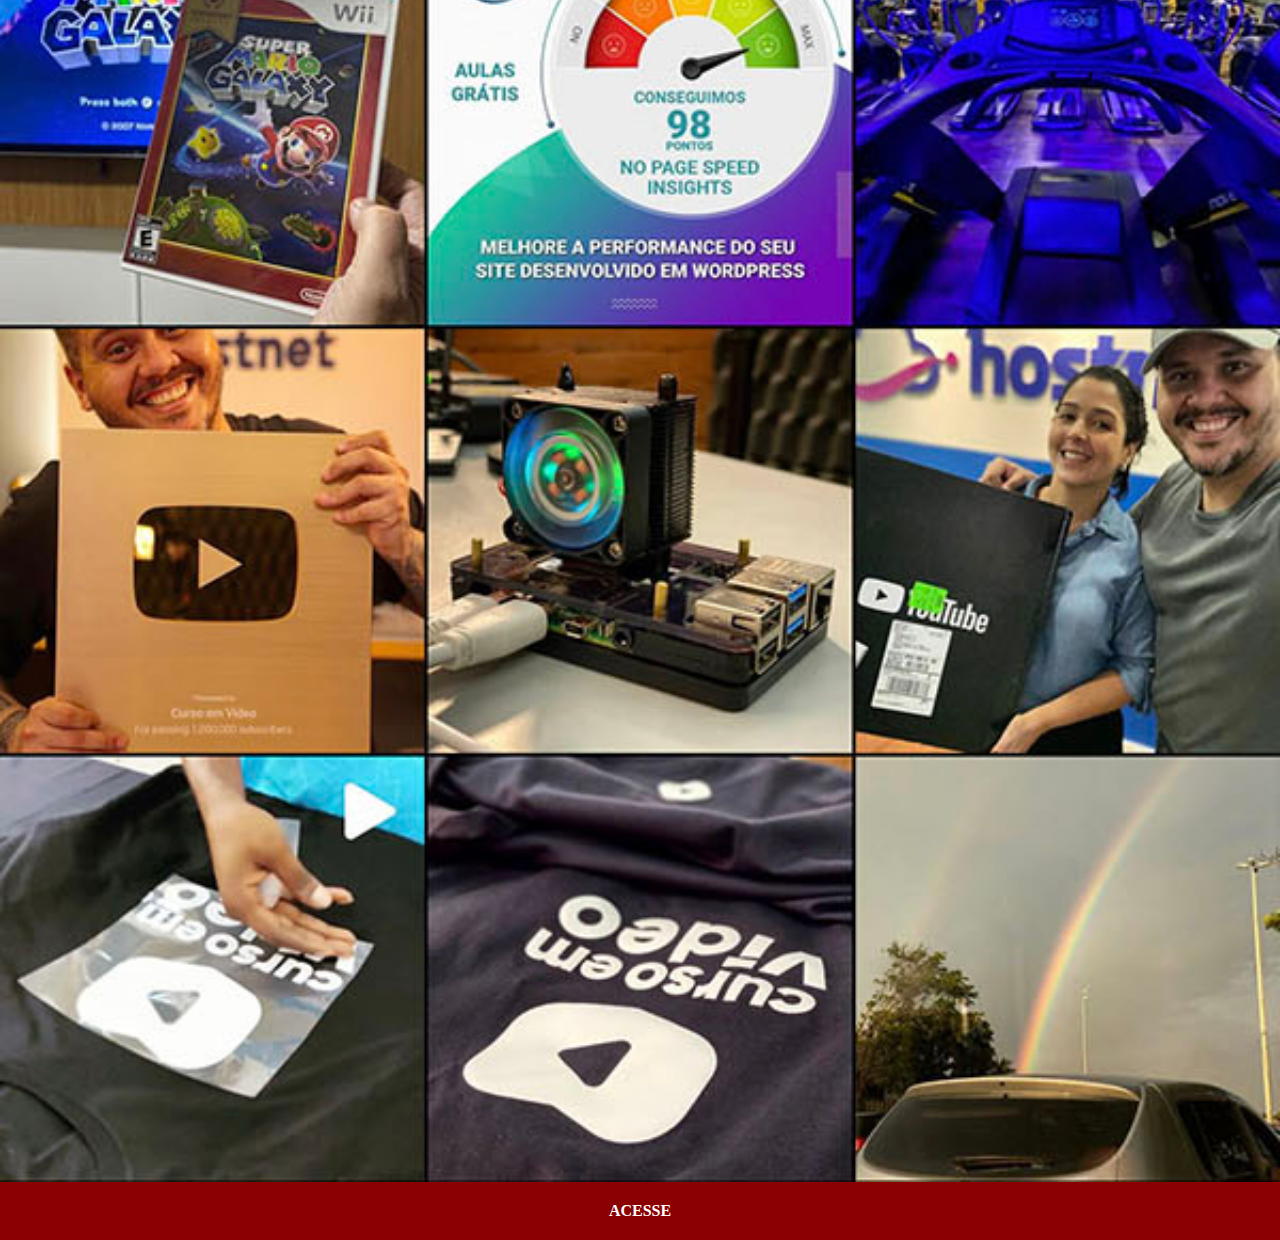
<file: instagram.html>
<!DOCTYPE html>
<html lang="pt-br">
<head>
    <meta charset="UTF-8">
    <meta name="viewport" content="width=device-width, initial-scale=1.0">
    <title>Instagram</title>
    <link rel="stylesheet" href="estilos/social.css">
</head>
<body>
    <img src="imagens/tela-instagram.jpg" alt="Instagram">
    <a href="https://www.instagram.com/gustavoguanabara/" target="_blank">ACESSE</a>
</body>
</html>
</file>
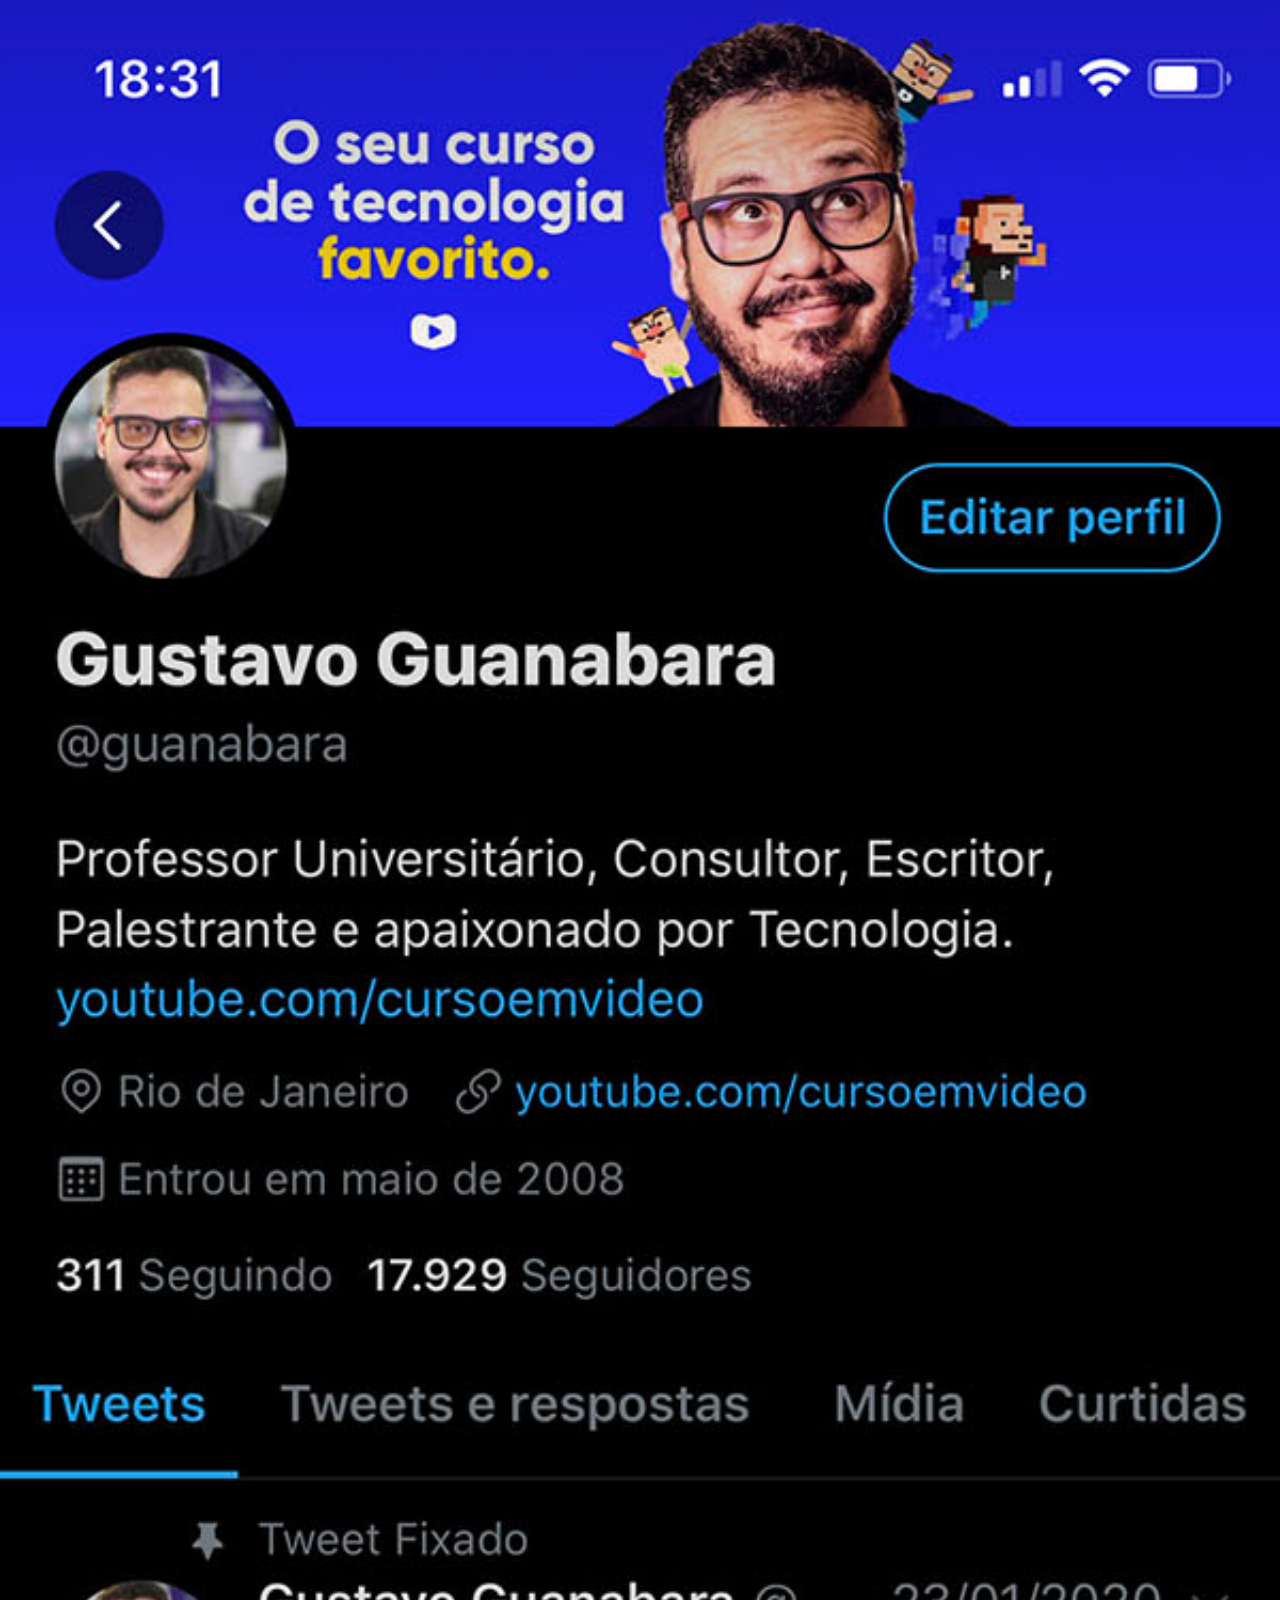
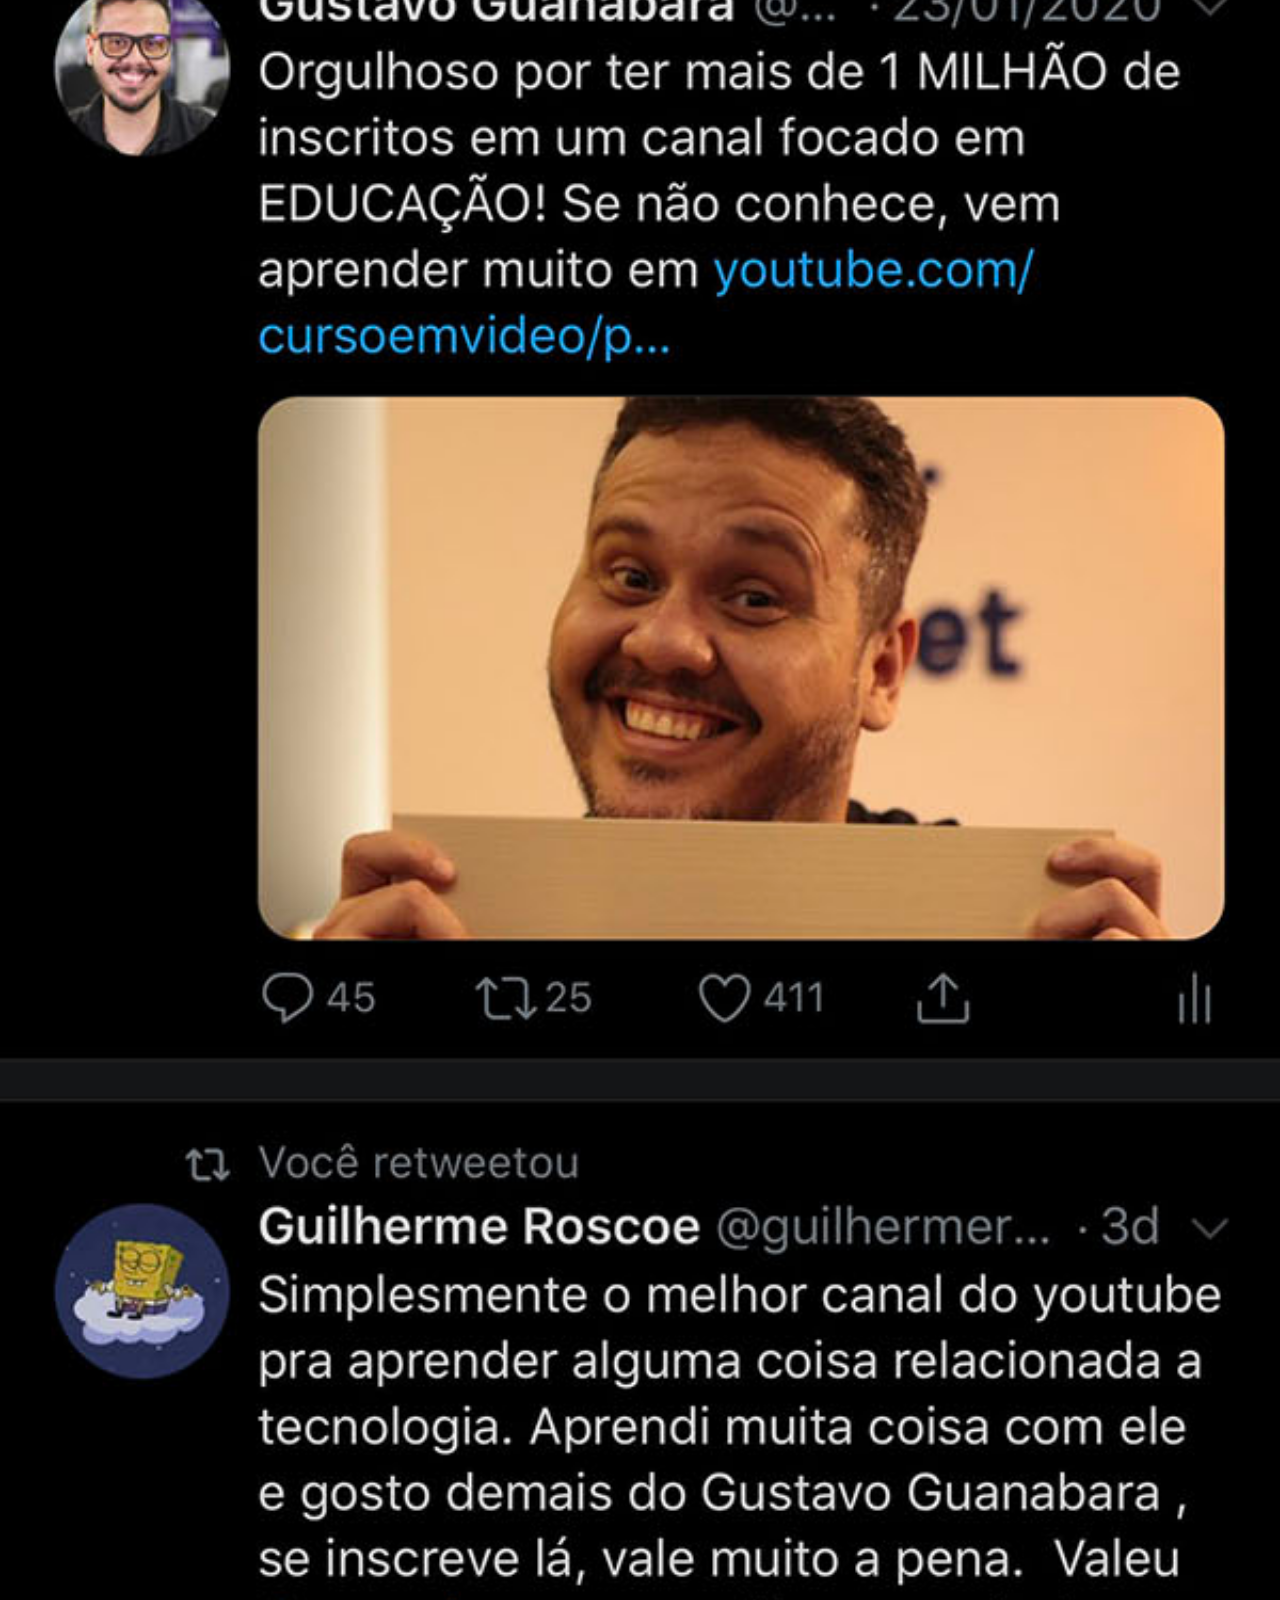
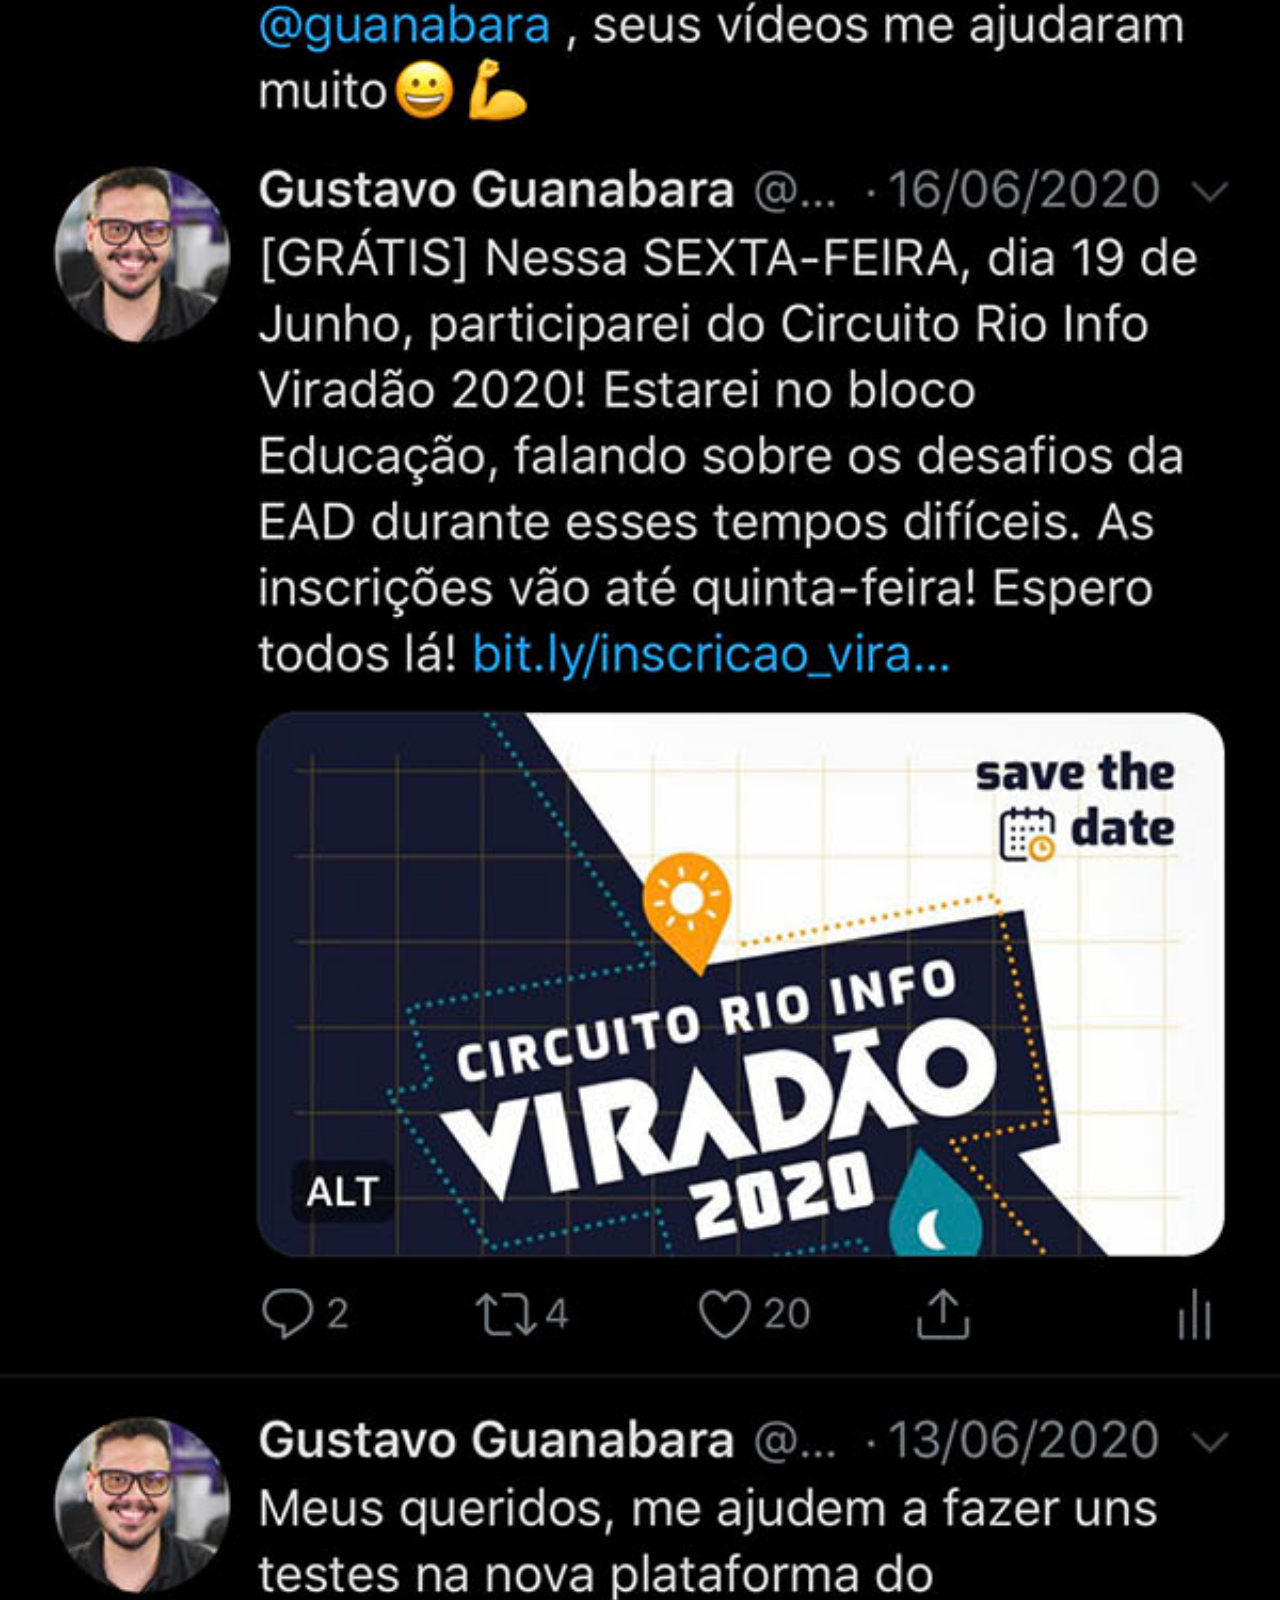
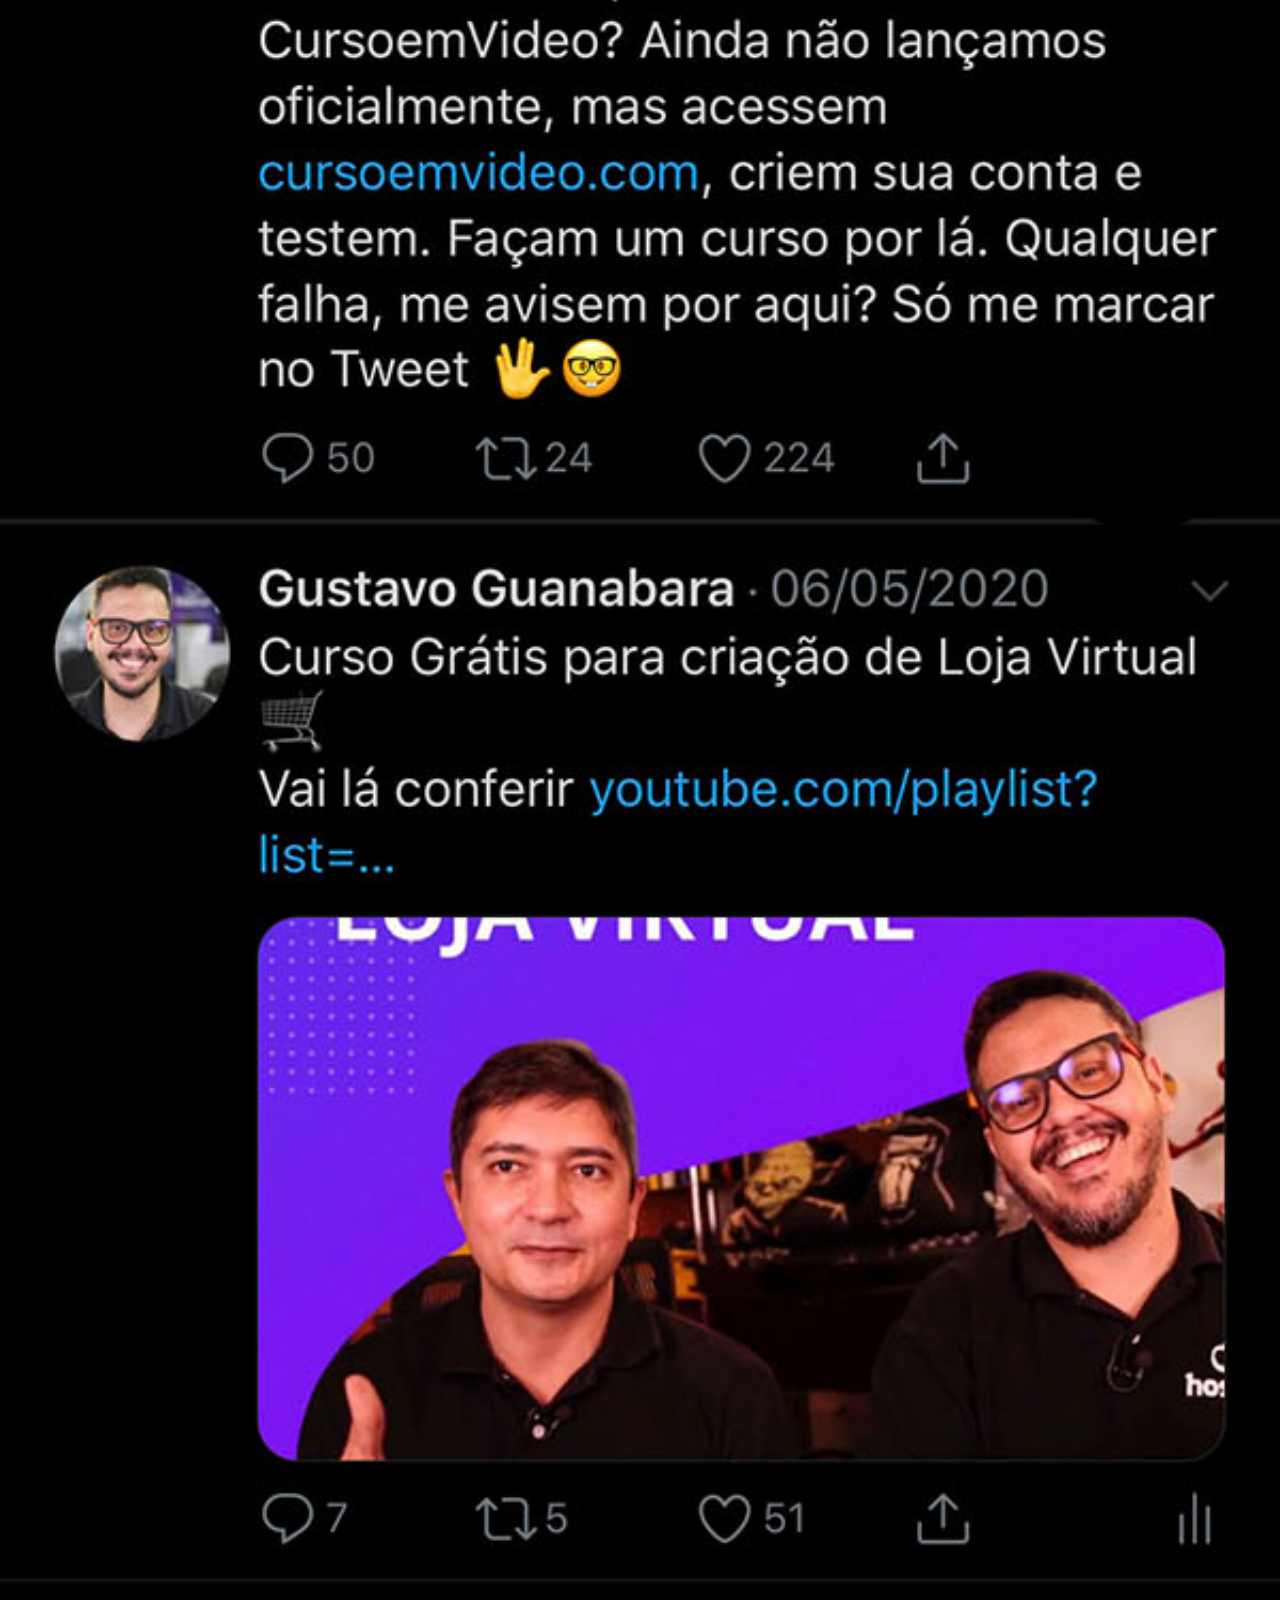
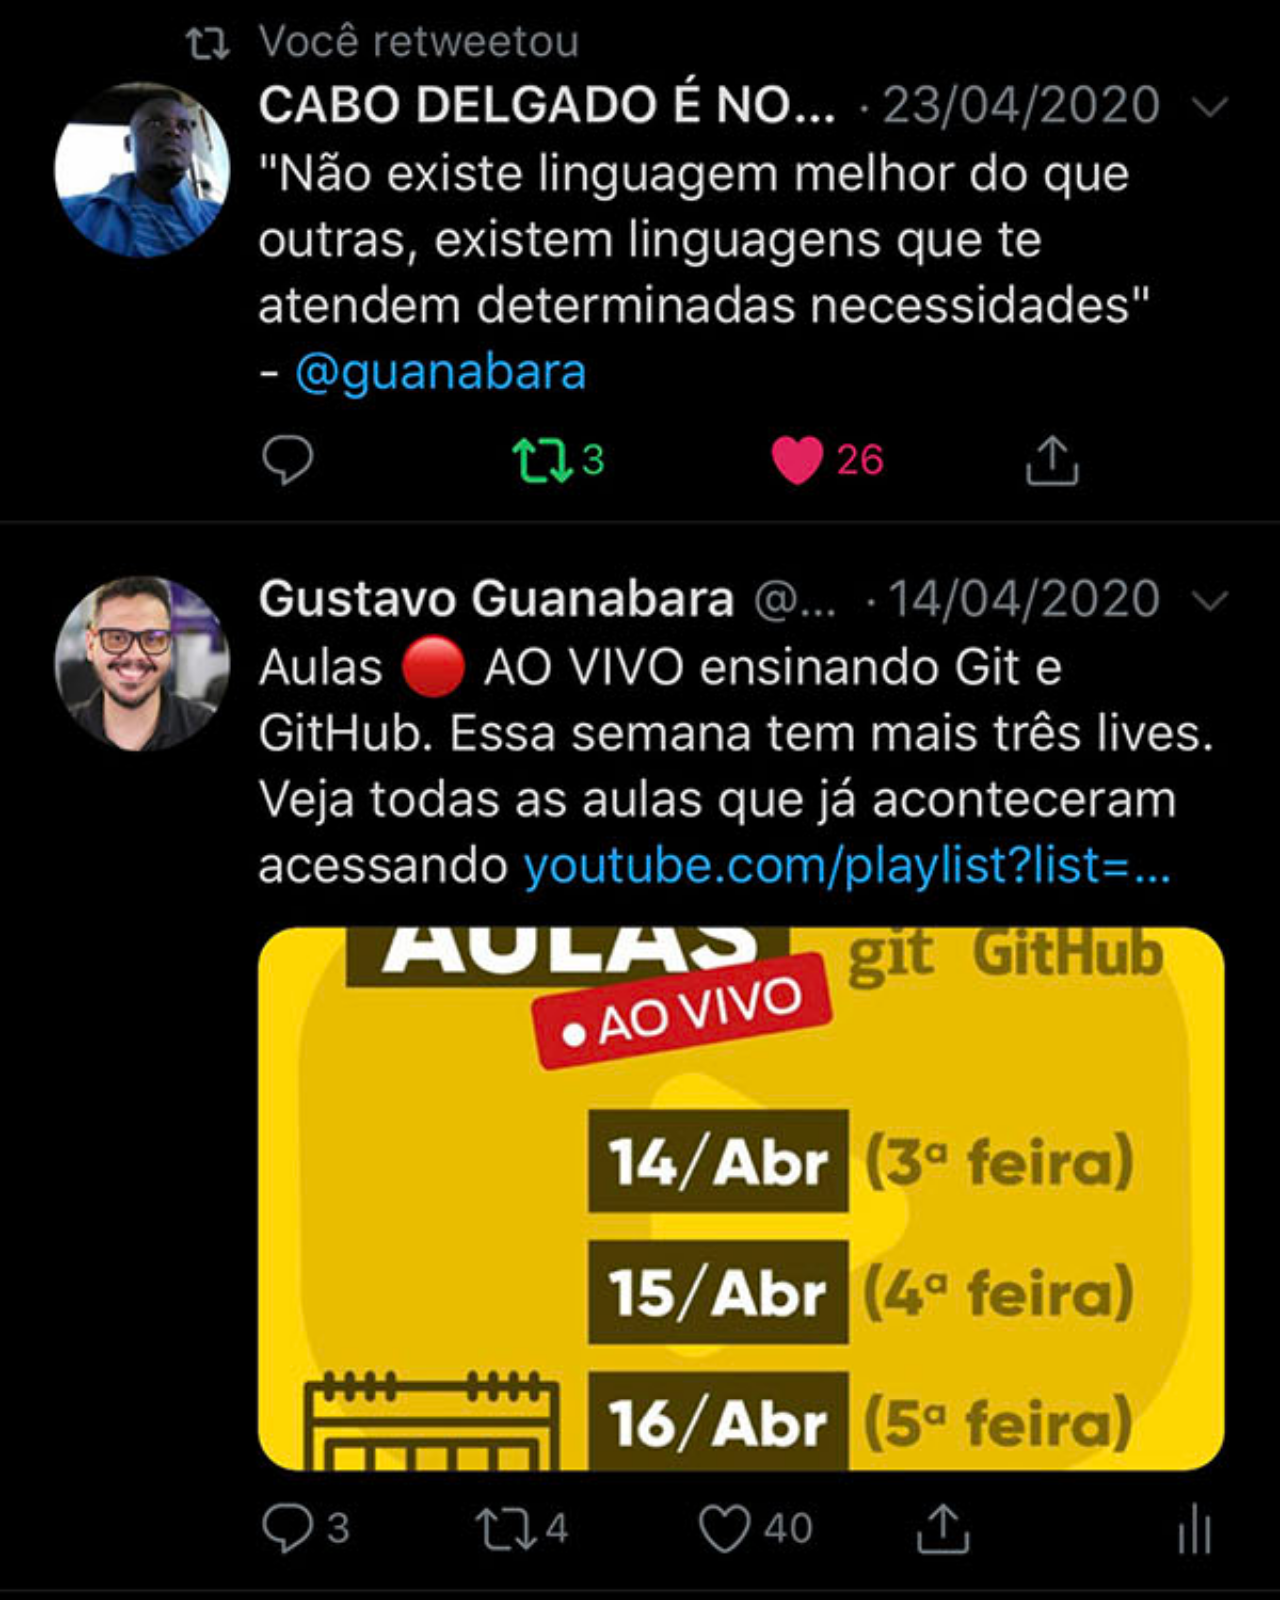
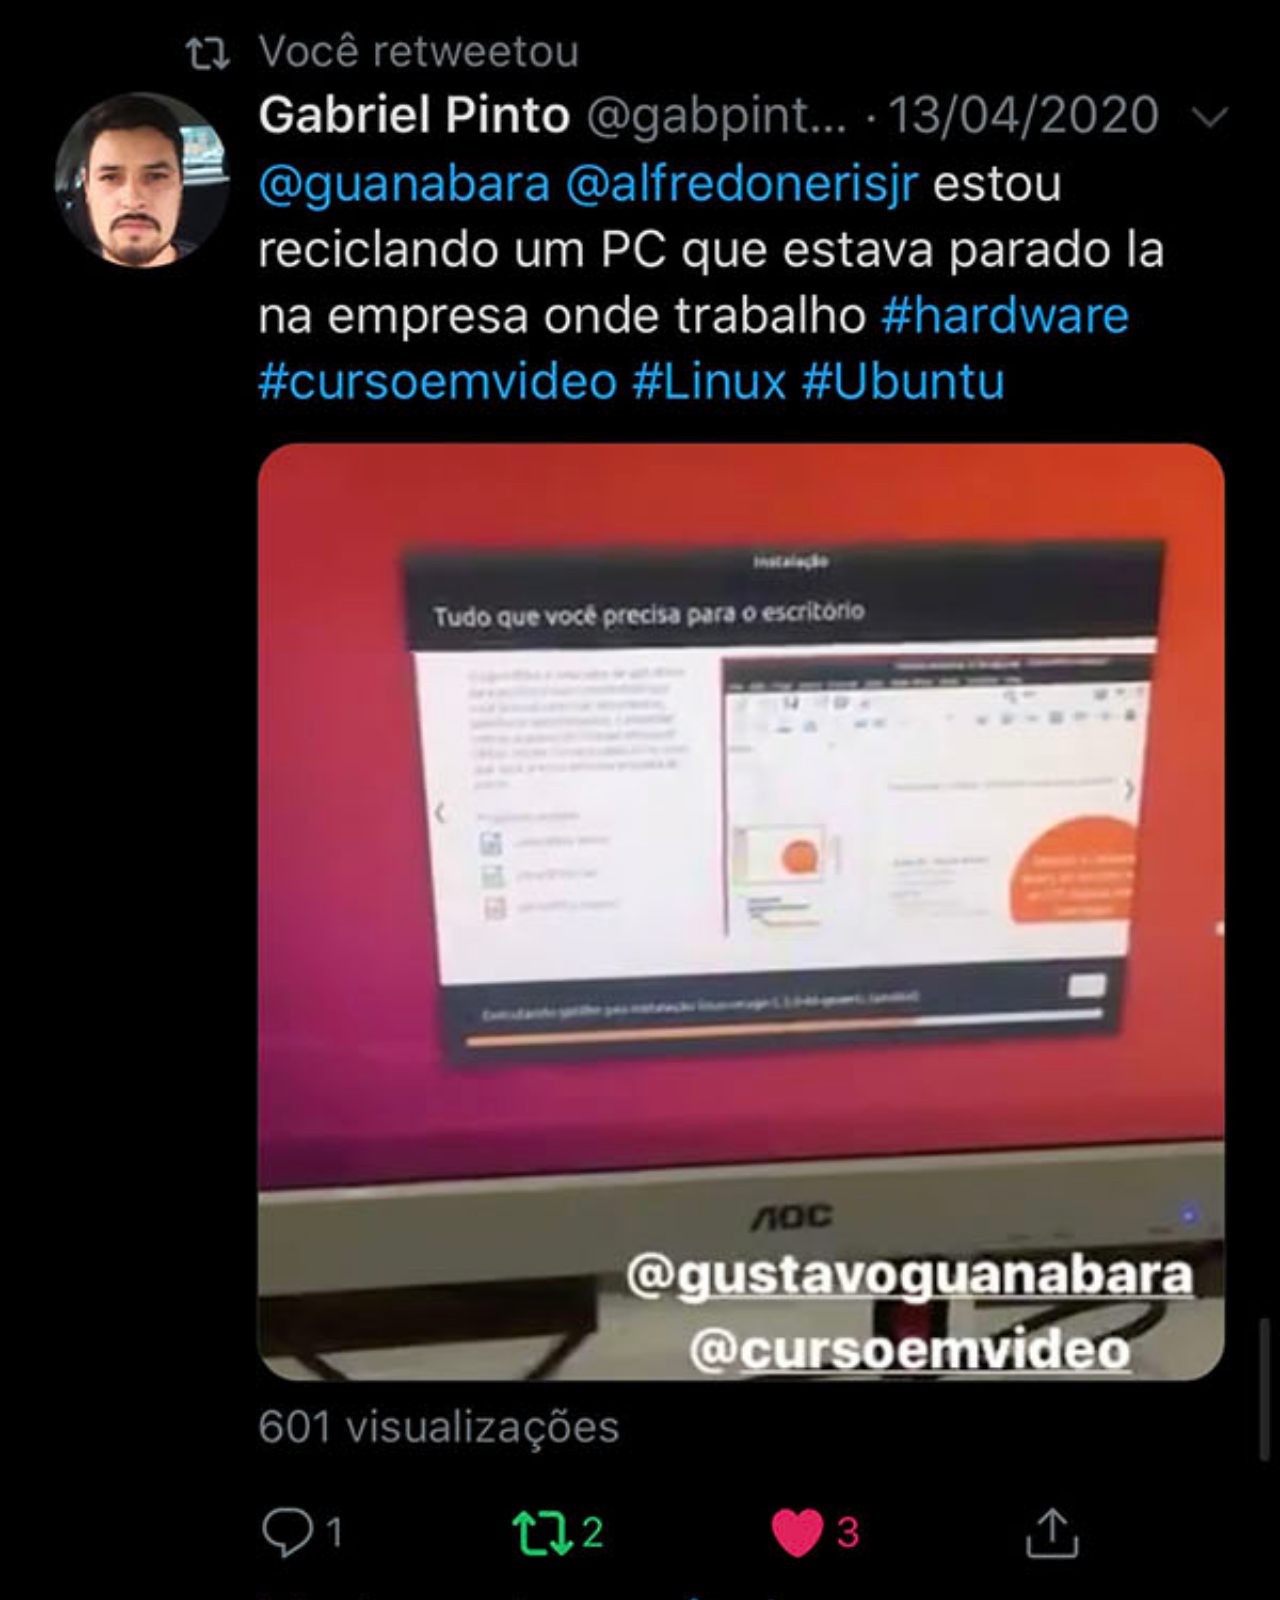
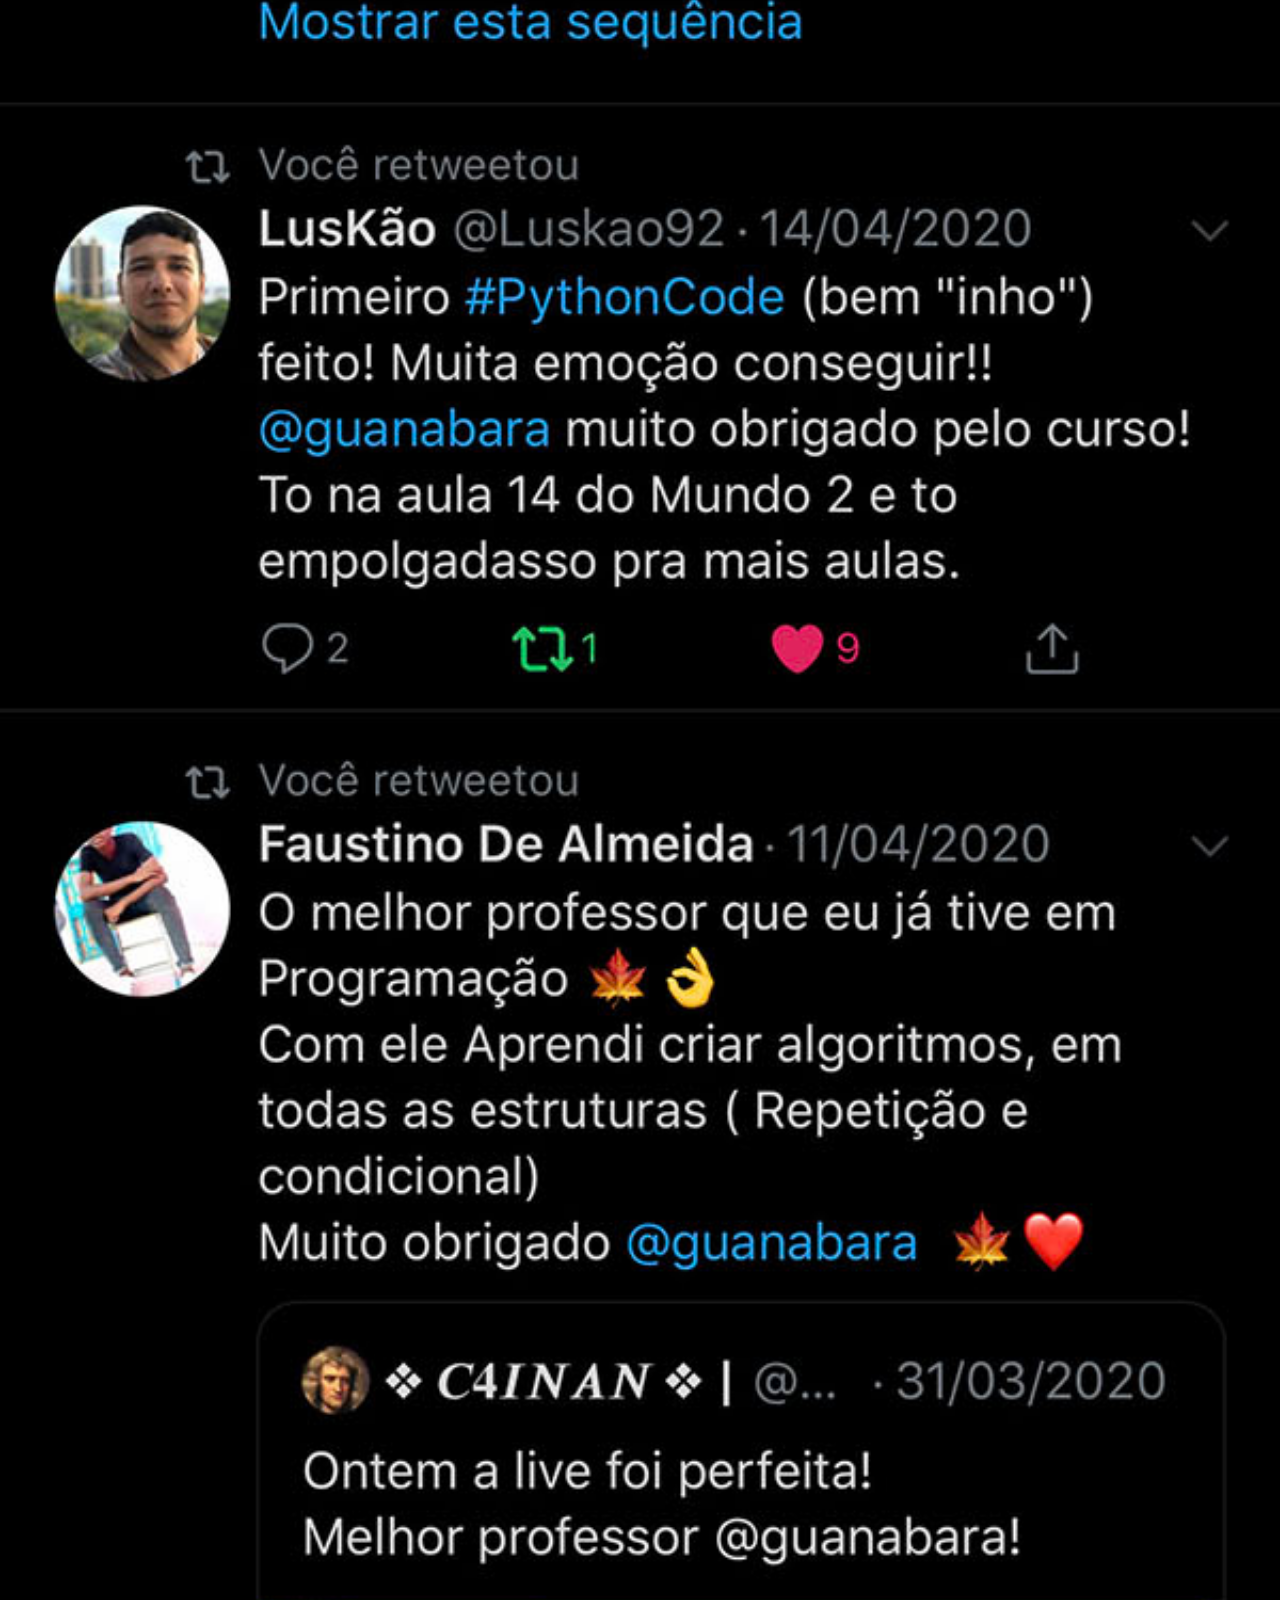
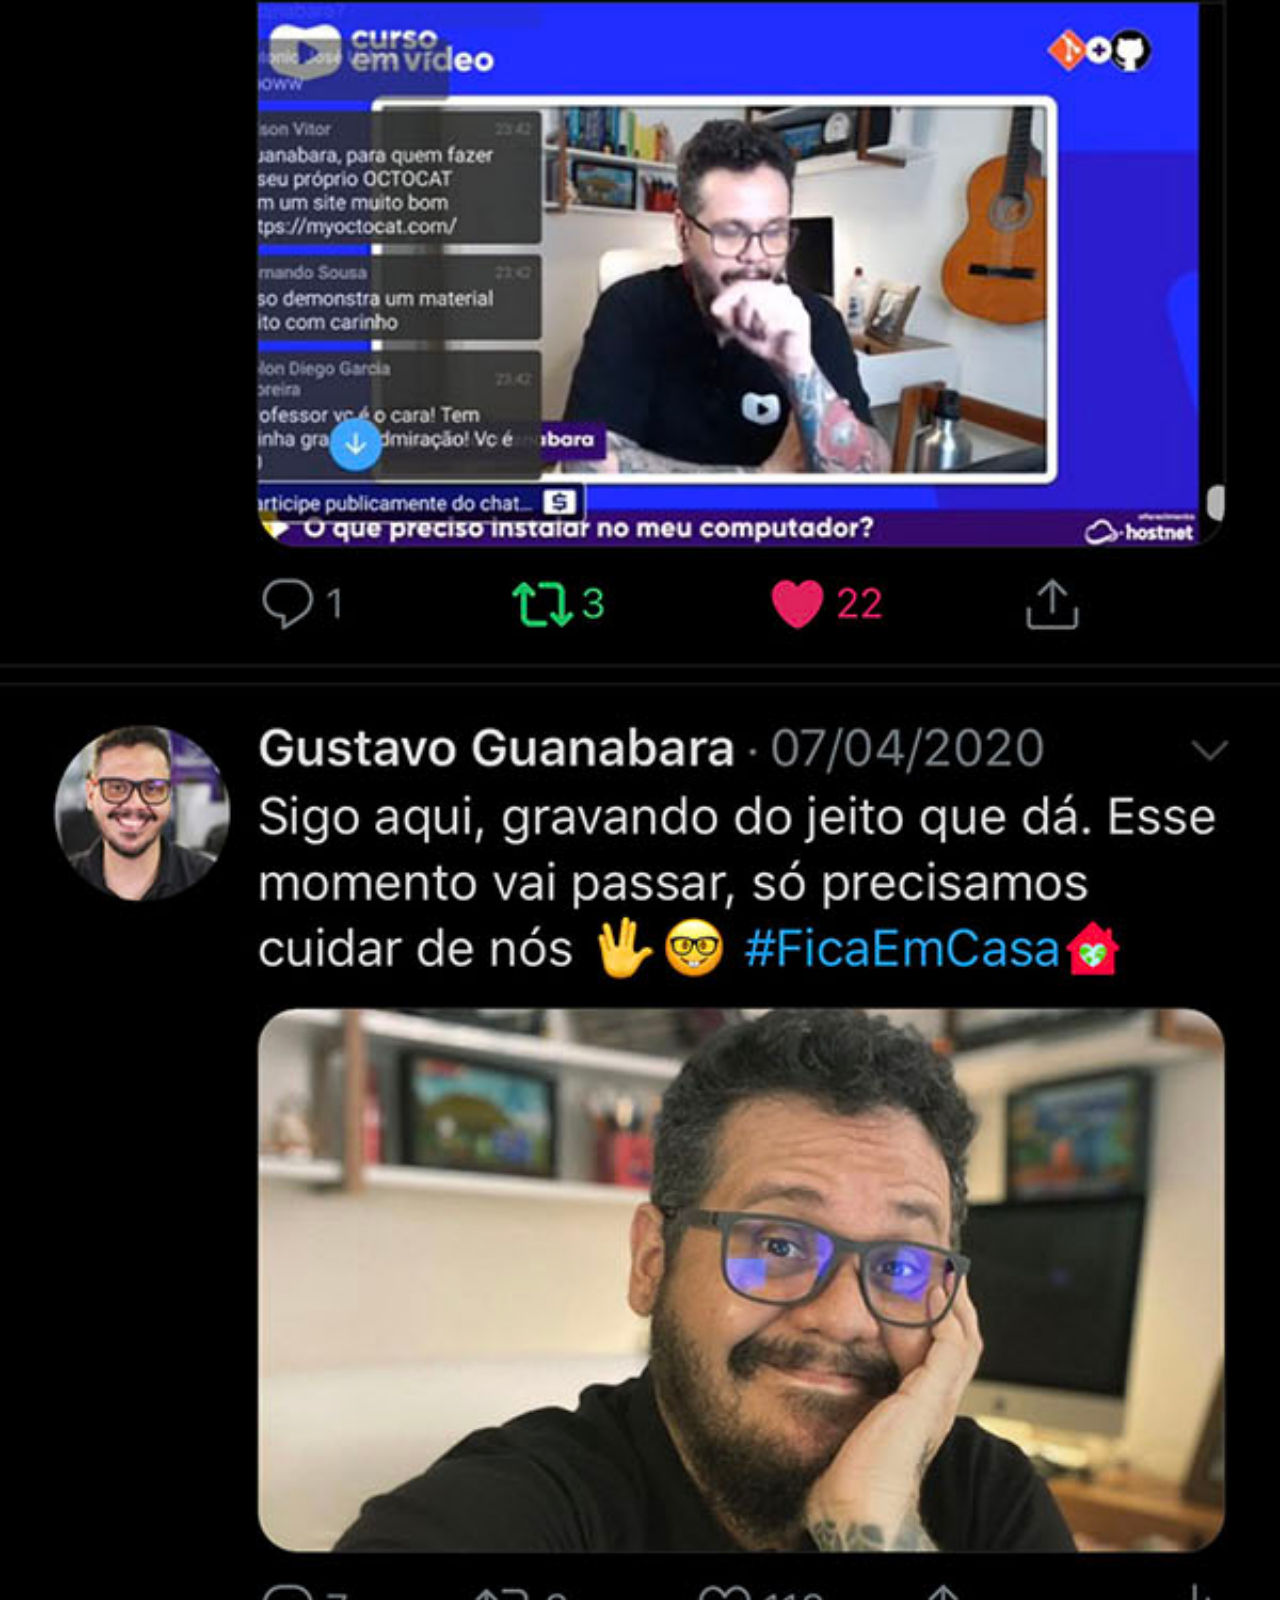
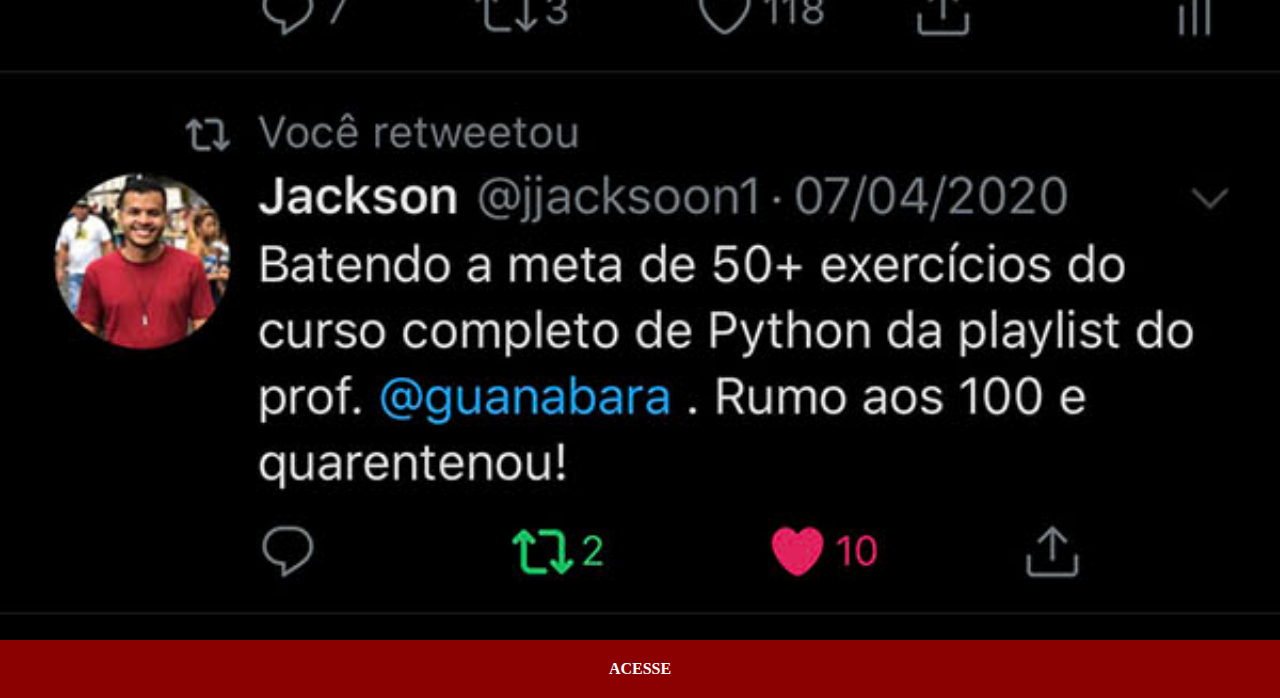
<file: twitter.html>
<!DOCTYPE html>
<html lang="pt-br">
<head>
    <meta charset="UTF-8">
    <meta name="viewport" content="width=device-width, initial-scale=1.0">
    <title> Twitter</title>
    <link rel="stylesheet" href="estilos/social.css">
</head>
<body>
    <img src="imagens/tela-twitter.jpg" alt="Twitter">
    <a href="https://x.com/guanabara" target="_blank">ACESSE</a>
</body>
</html>
</file>
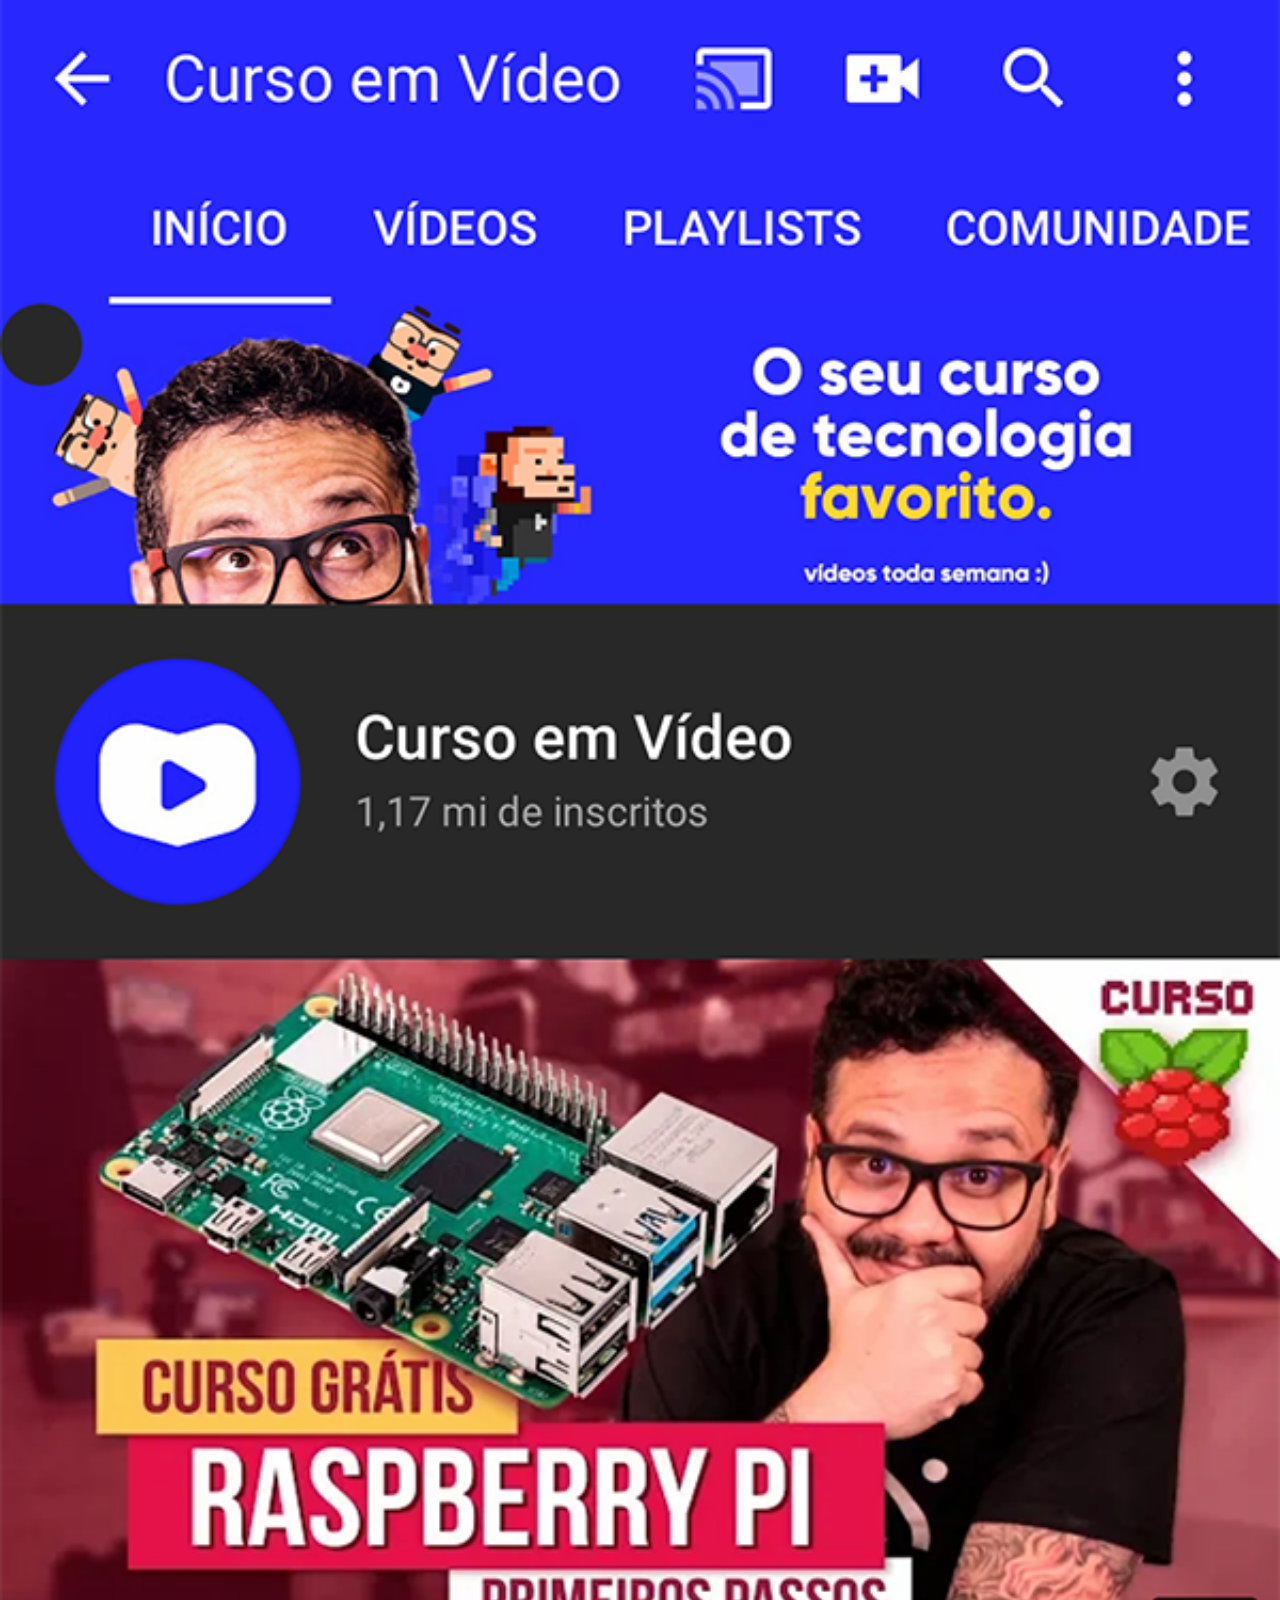
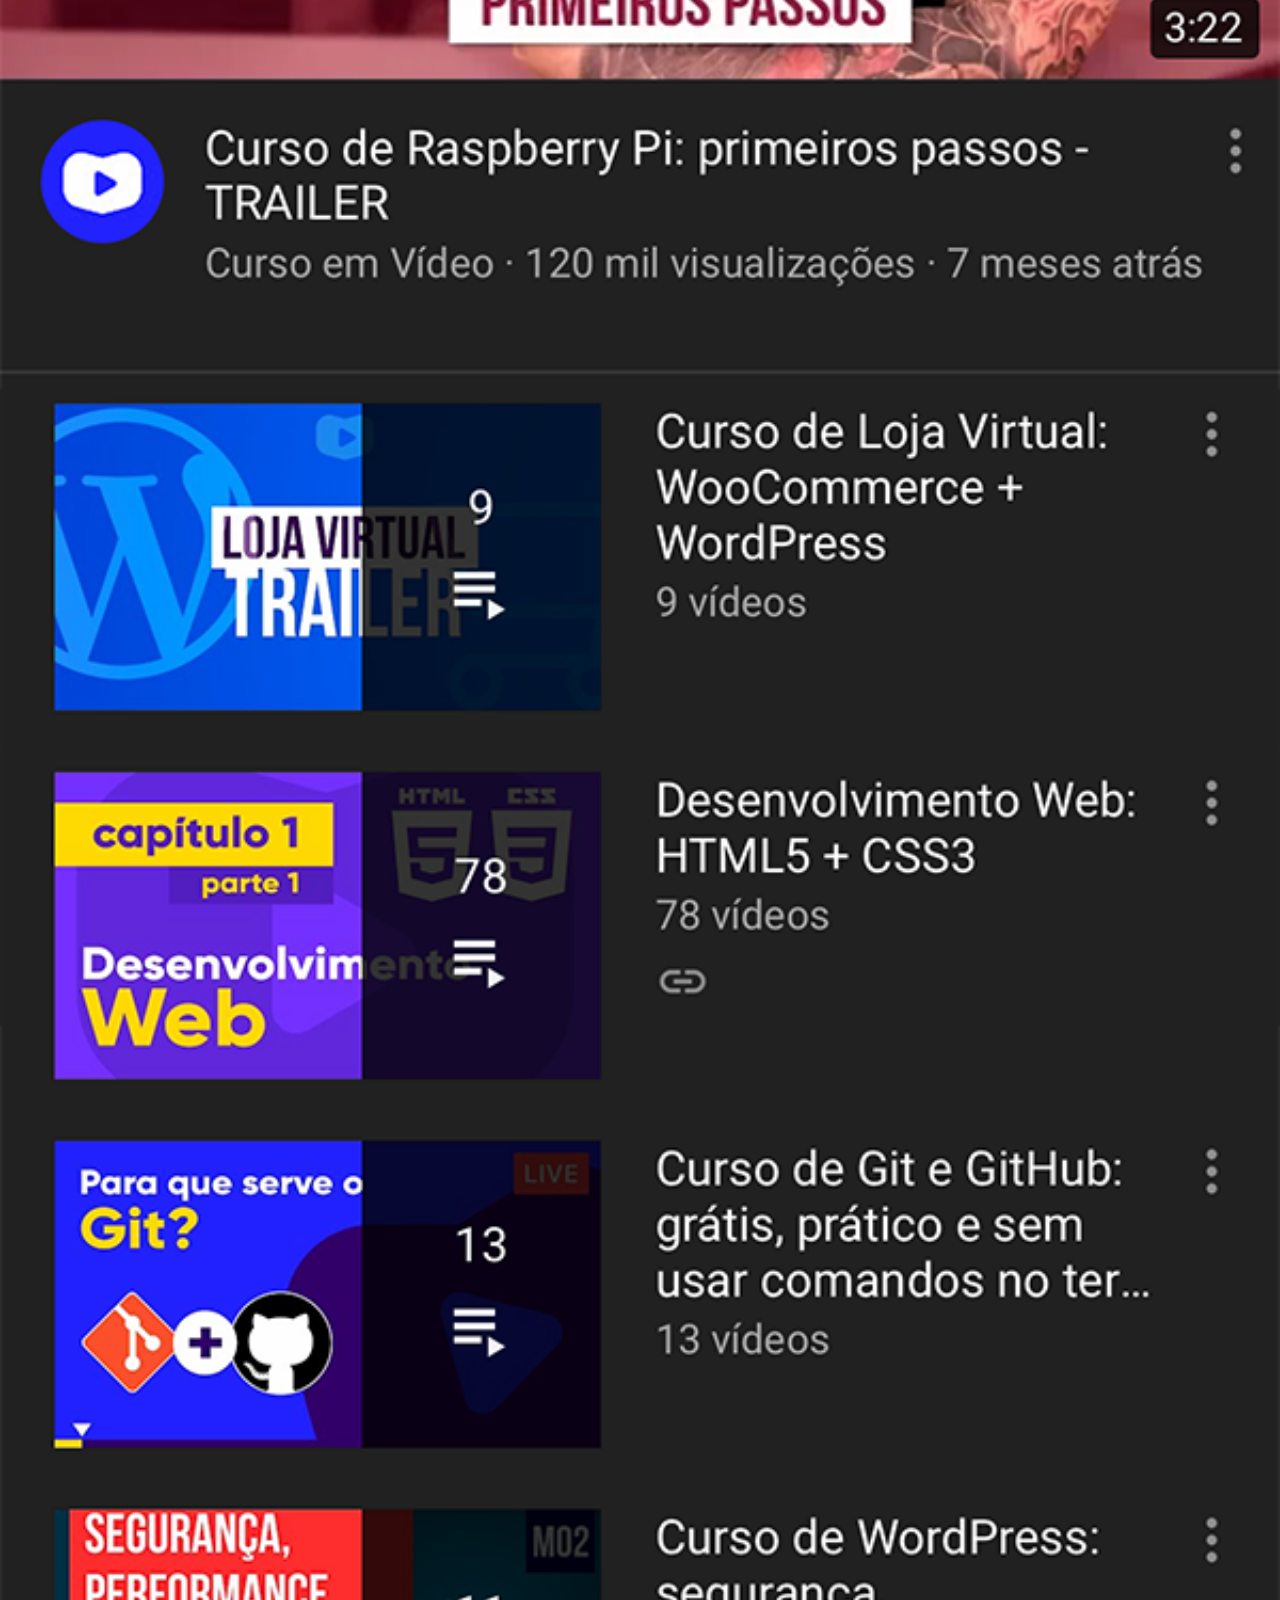
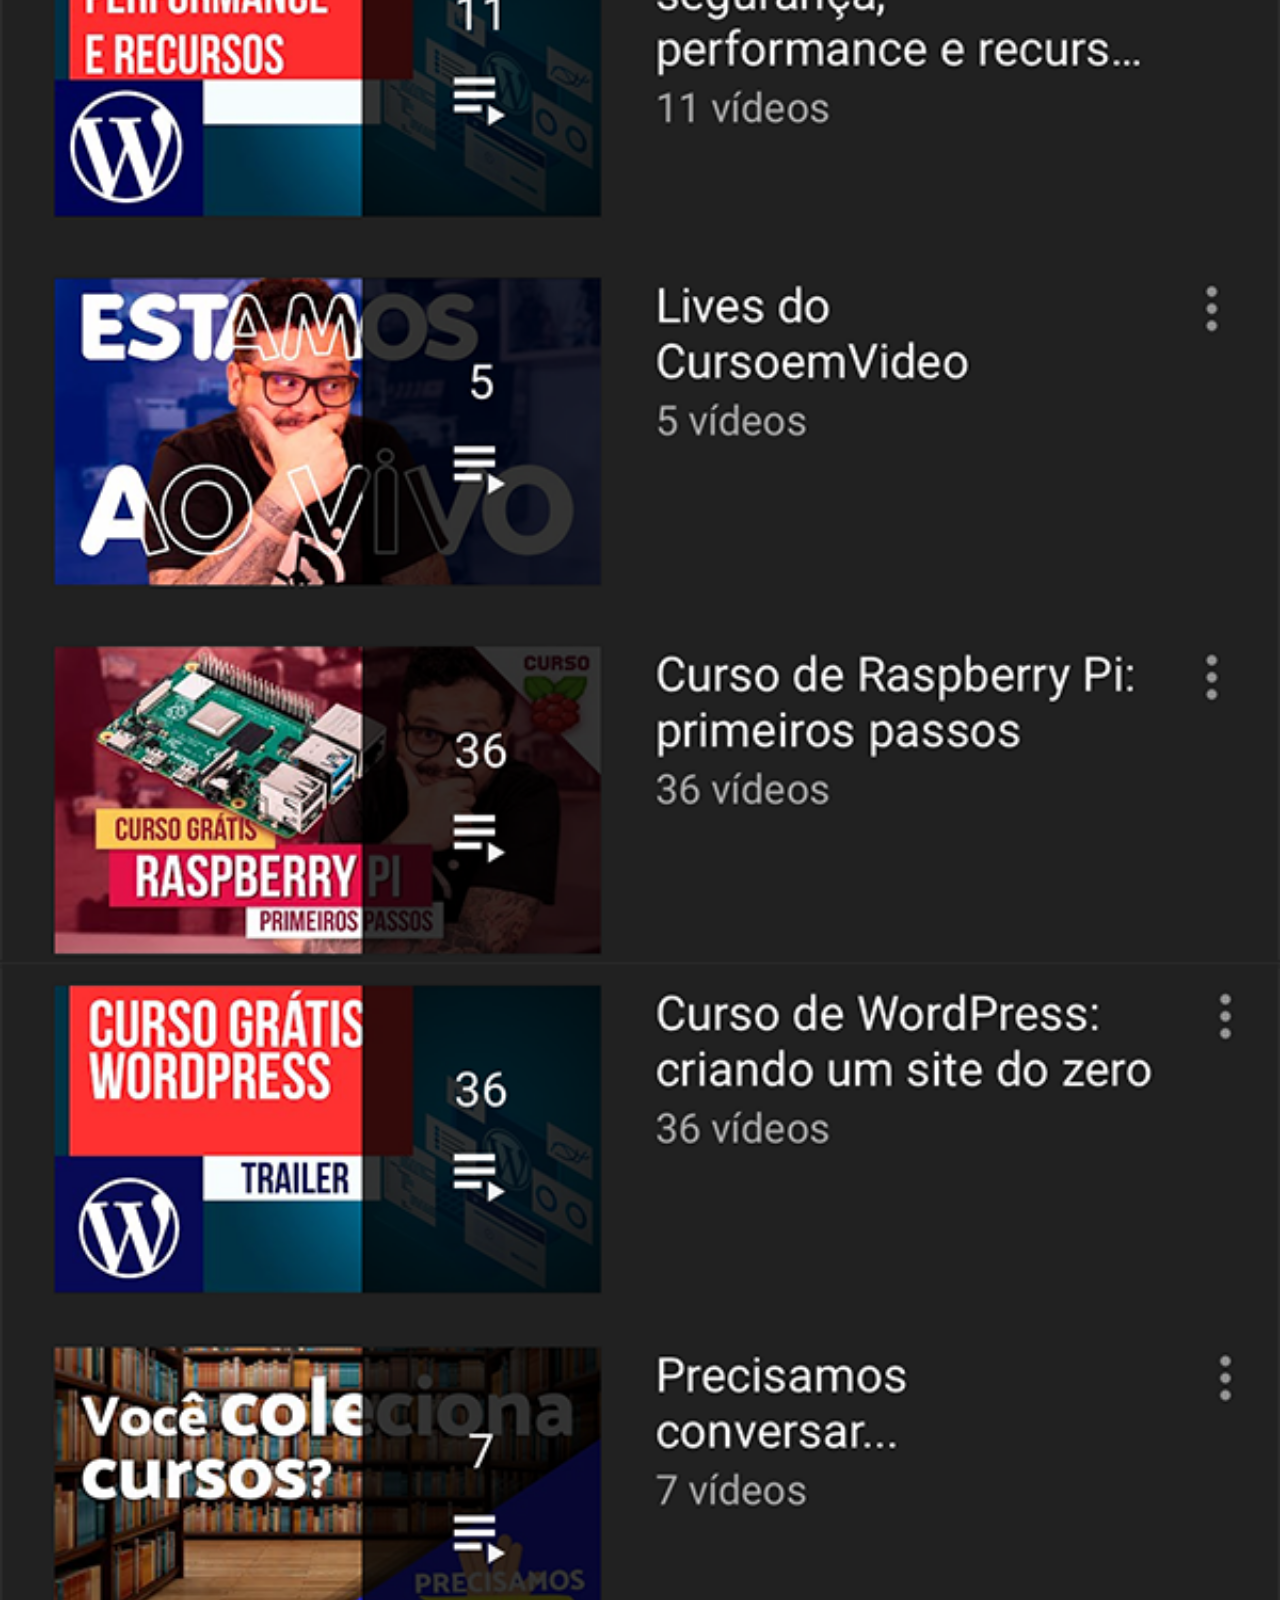
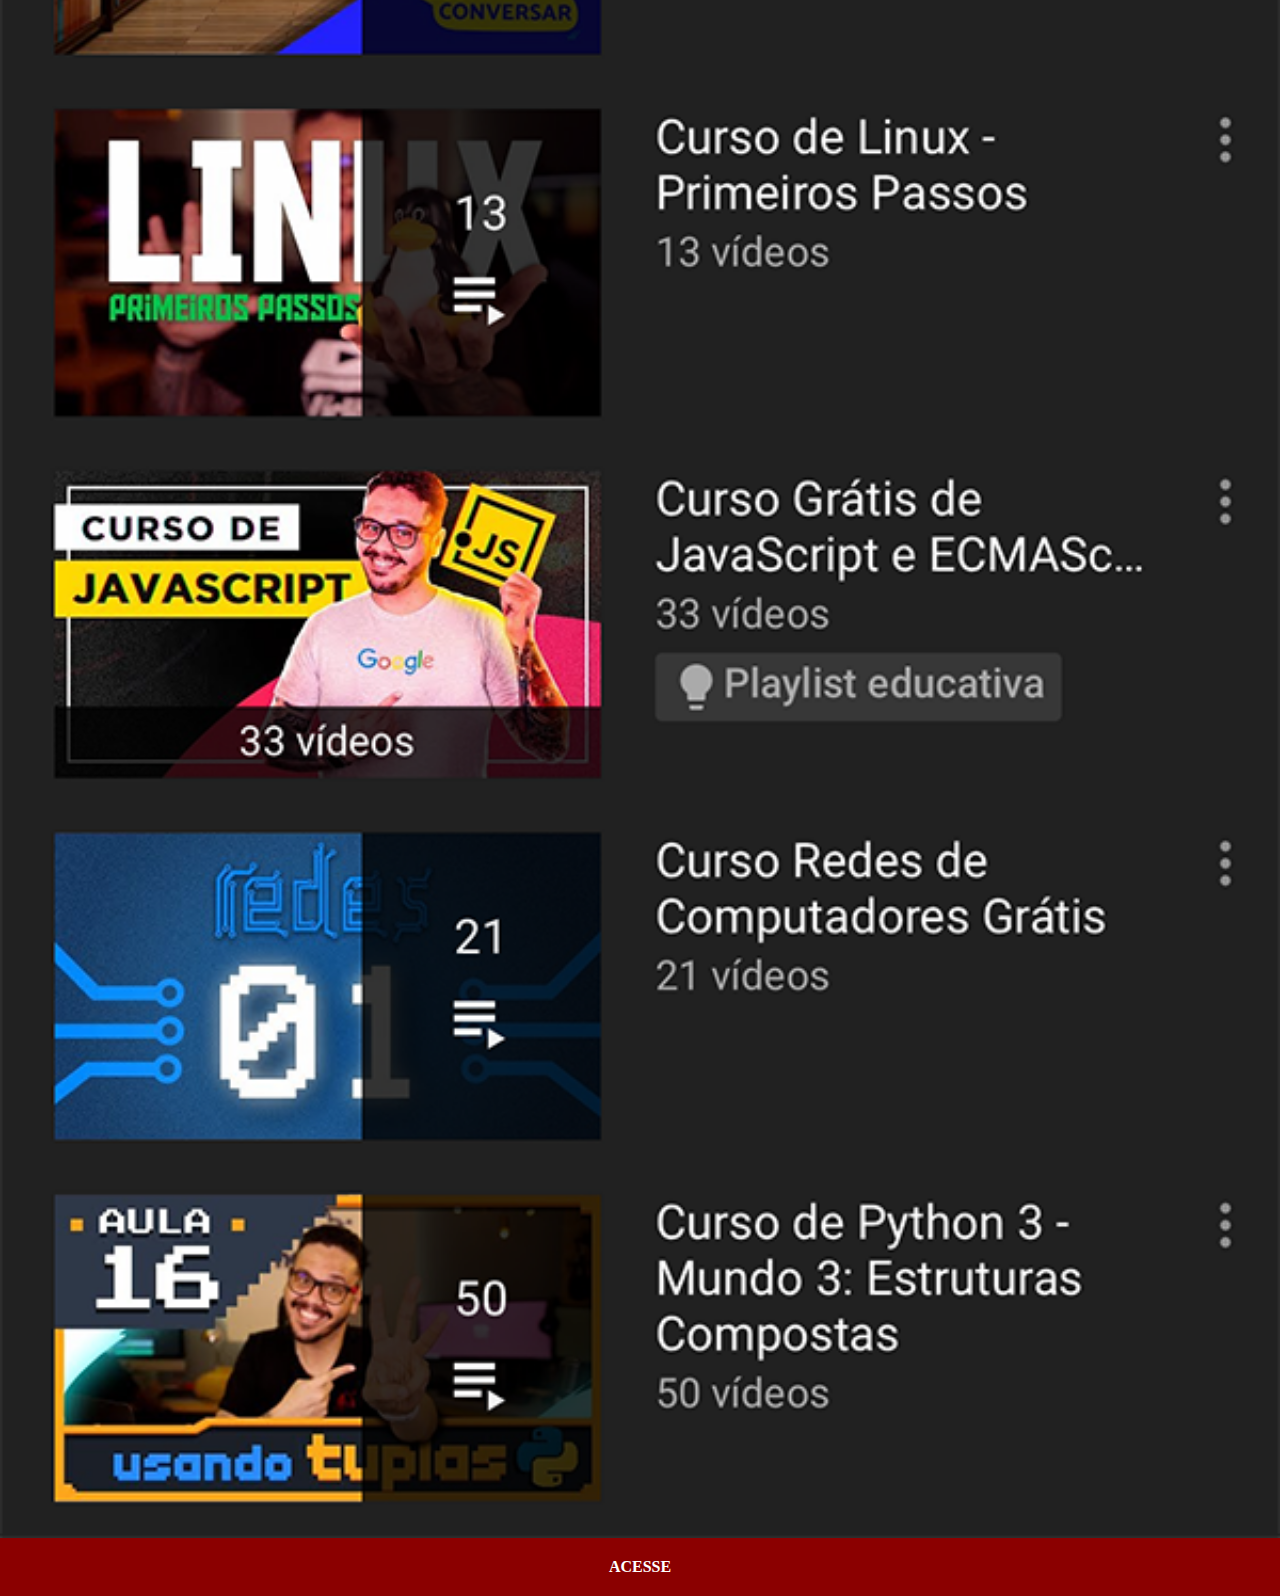
<file: youtube.html>
<!DOCTYPE html>
<html lang="pt-br">
<head>
    <meta charset="UTF-8">
    <meta name="viewport" content="width=device-width, initial-scale=1.0">
    <title>Youtube</title>
    <link rel="stylesheet" href="estilos/social.css">
</head>
<body>
    <img src="imagens/tela-youtube.png" alt="">
    <a href="https://www.youtube.com/c/CursoemV%C3%ADdeo/playlists" target="_blank">ACESSE</a>
</body>
</html>
</file>
<file: estilos/style.css>
@charset "UTF-8"

* {
    margin: 0px;
    padding: 0px;
    font-family: Arial, Helvetica, sans-serif;
}
main {
   display: flex;
   justify-content: center;
   align-items: center;
   padding-top: 180px;
}
html, body {
    height: 100vh;
    width: 100vw;
    background-color: black;
}
body {
    background: url("../imagens/fundo-madeira.jpg") no-repeat top center;
    background-size: cover;
    background-attachment: fixed;
    margin: 0px;
    padding: 0px;
}
section#telefone {
    

    height: 627px;
    width: 311px;

    background: url(../imagens/frame-iphone.png) no-repeat;

}
iframe#tela {
    position: relative;
    top: 80px;
    left: 23px;
    width: 273px;
    height: 471px;
}

section#redes-sociais img {
    width: 50px;
    margin: 10px;
    border-radius: 50%;
    box-shadow: 2px 2px 5px rgba(0, 0, 0, 0.39);
    box-sizing: border-box;
}
section#redes-sociais {
    text-align: right;
}

section#redes-sociais img:hover {
    border: 2px solid rgba(255, 255, 255, 0.603);
    transform: translate(-2px, -2px);
    box-shadow: 5px 5px 10px rgba(0, 0, 0, 0.39);
    transition: transform .2s; border 1s;
}
</file>
<file: estilos/social.css>
@charset "UTF-8" 

* {
    margin: 0px;
    padding: 0px;
    box-sizing: border-box;
    font-family: Arial, Helvetica, sans-serif;
    border: none;
}
::-webkit-scrollbar {
    width: 0px;
    height: 0px;
}
body {
    margin: 0px;
    padding: 0px;
}
img {
    width: 100%;
    display: block;
    border: none;
}
a {
    display: block;
    background-color: darkred;
    padding: 20px;
    text-align: center;
    font-weight: bolder;
    text-decoration: none;
    color: white;
}
a:hover {
    background-color: red;
}
</file>
